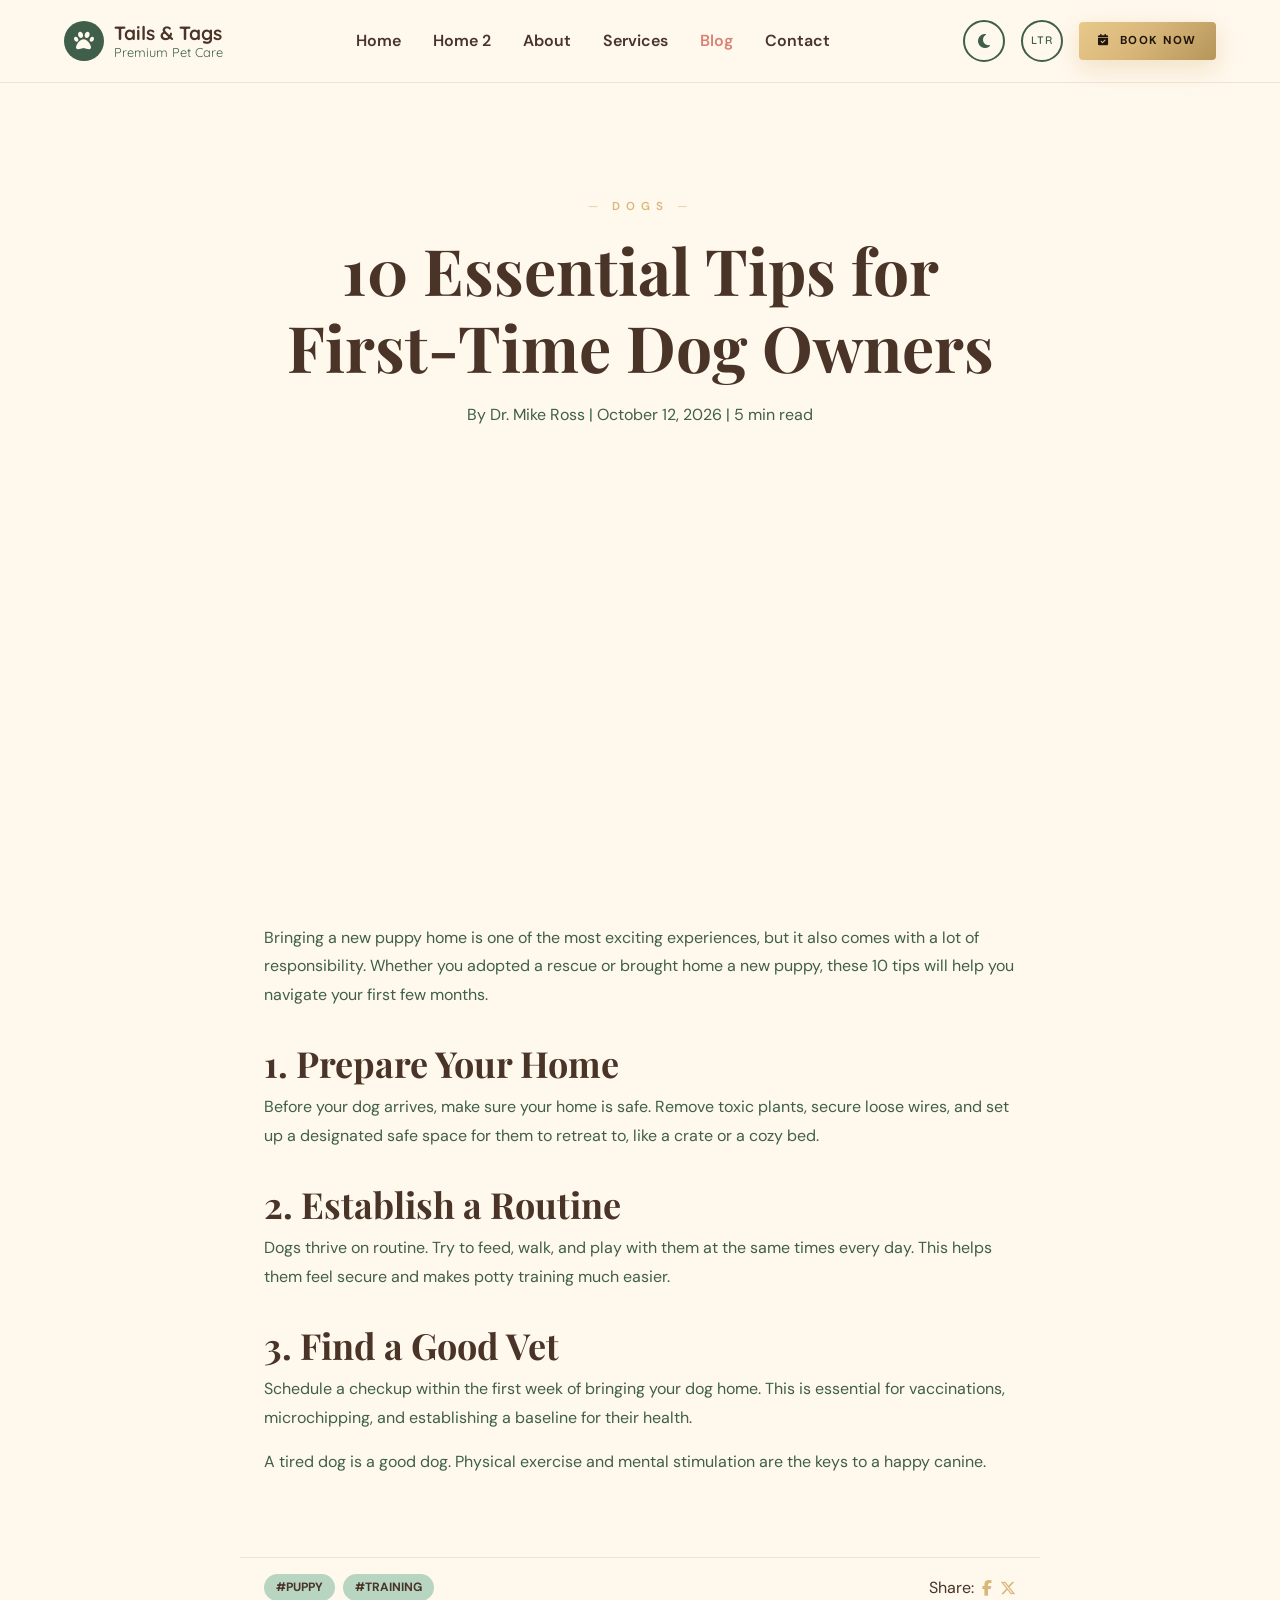
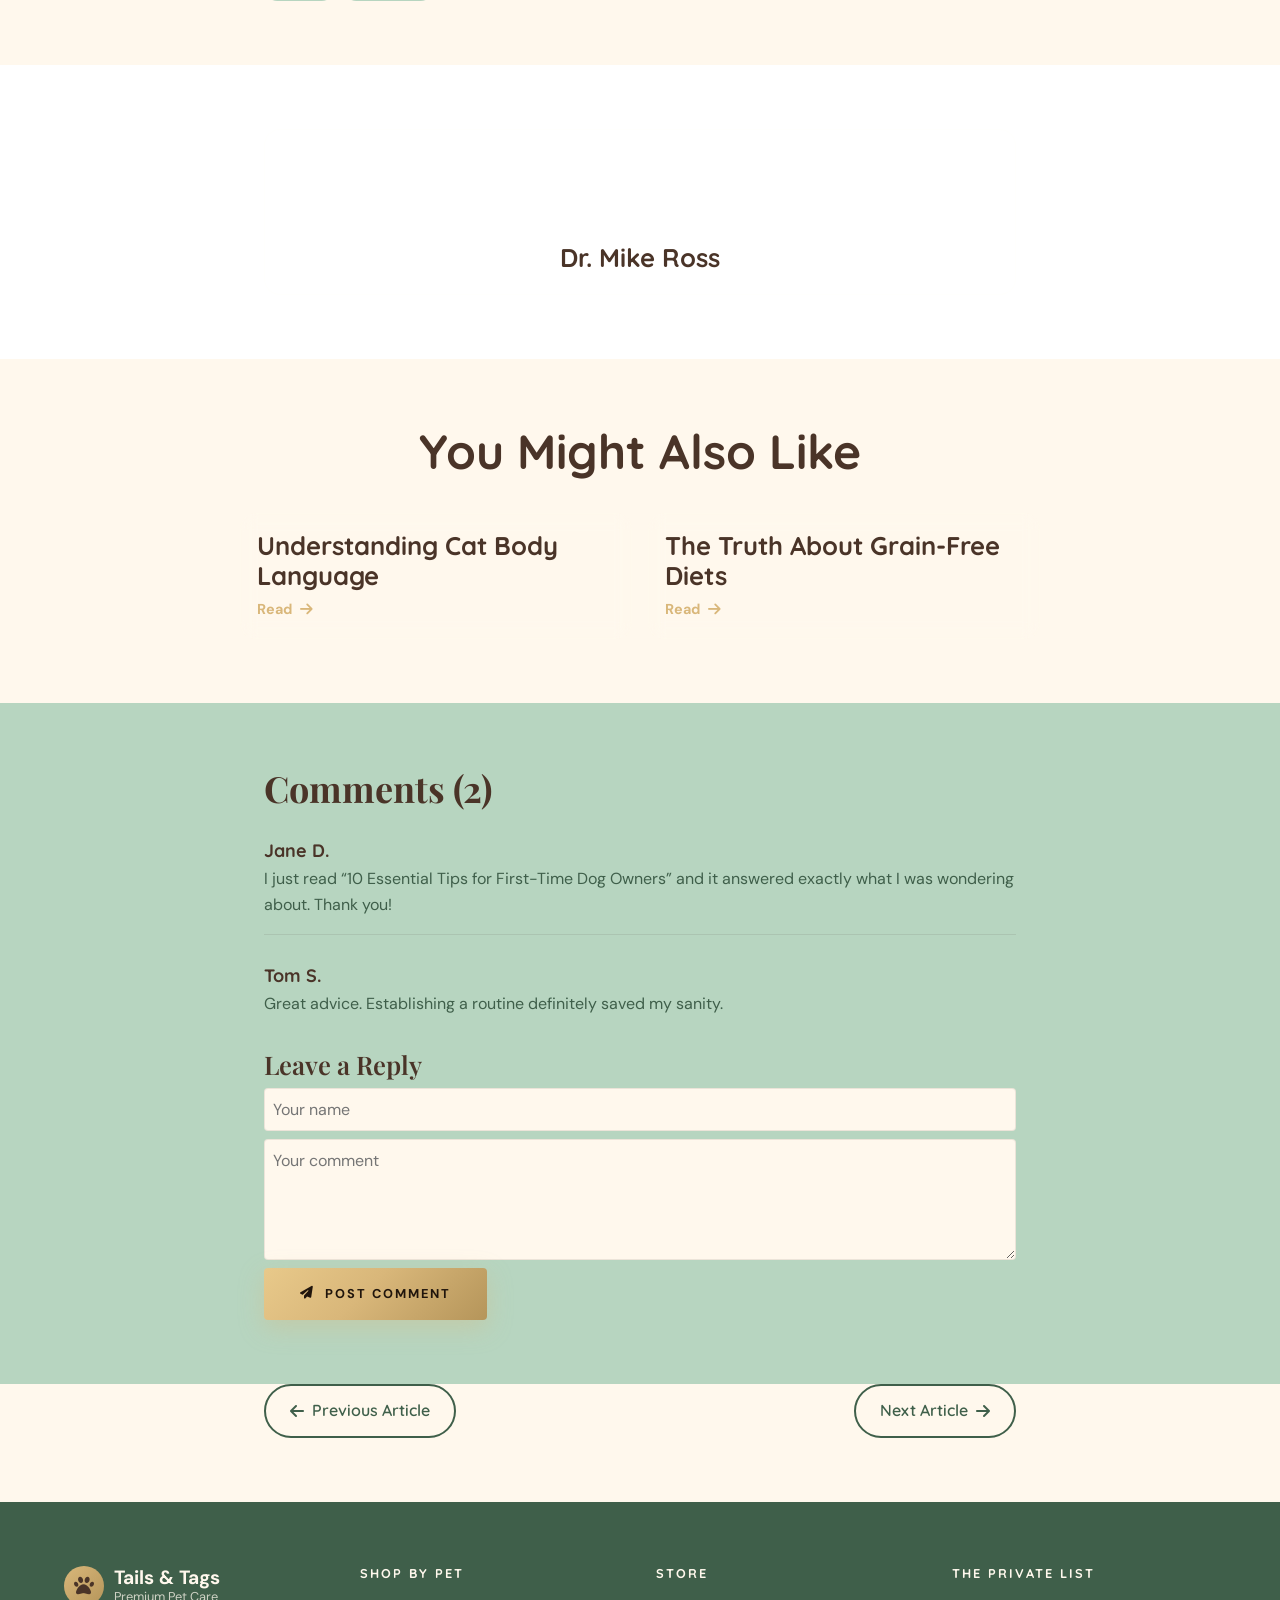
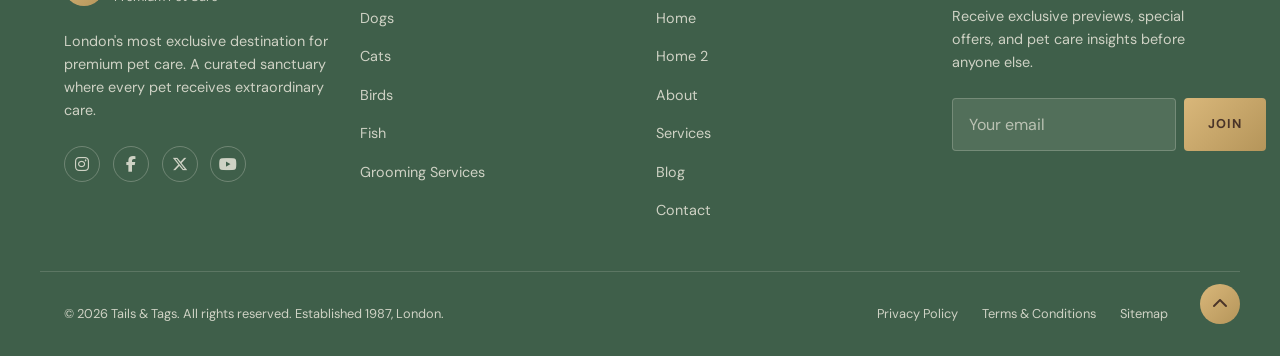
<file: pages/blog-details.html>
﻿<!DOCTYPE html>
<html lang="en" dir="ltr" data-theme="light">
<head>
    <meta charset="UTF-8">
    <meta name="viewport" content="width=device-width, initial-scale=1.0">
    <meta name="description" content="Blog Details. Read our latest pet care article.">
    <title>Blog Details | Tails & Tags</title>
<link rel="stylesheet" href="../assets/css/style.css">
    <link rel="stylesheet" href="../assets/css/premium.css">
    <link rel="stylesheet" href="https://cdnjs.cloudflare.com/ajax/libs/font-awesome/6.4.2/css/all.min.css">
    <link rel="icon" type="image/svg+xml" href="../assets/images/favicon.svg">
<link rel="stylesheet" href="../assets/css/responsive.css">
</head>
<body>
    
    <nav class="navbar">
        <div class="container nav-container">
                        <div class="nav-logo hover-float" style="display: flex; align-items: center;">
                                <a href="../index.html" style="display: flex; align-items: center; gap: 10px; text-decoration: none;">
                    <i class="fa-solid fa-paw" style="font-size: 20px; color: var(--btn-primary-text); background: var(--btn-primary-bg); border-radius: 50%; display: flex; align-items: center; justify-content: center; width: 40px; height: 40px;"></i>
                    <div style="display: flex; flex-direction: column; line-height: 1.2;">
                        <span style="font-weight: 700; color: var(--text-primary); font-size: 1.2rem;">Tails & Tags</span>
                        <span style="font-size: 0.8rem; font-weight: 400; color: var(--text-secondary);">Premium Pet Care</span>
                    </div>
                </a>
            </div>
            <ul class="nav-links">
<li><a href="../index.html" class="nav-link">Home</a></li>
                <li><a href="home-2.html" class="nav-link">Home 2</a></li>
                <li><a href="about.html" class="nav-link">About</a></li>
                <li><a href="services.html" class="nav-link">Services</a></li>
                <li><a href="blog.html" class="nav-link" style="color: var(--clr-coral);">Blog</a></li>
                <li><a href="contact.html" class="nav-link">Contact</a></li>
            </ul>
<div class="nav-actions">
                <button id="theme-toggle" class="btn btn-outline"><i class="fa-solid fa-moon"></i></button>
                <button id="dir-toggle" class="btn btn-outline">LTR</button>
            </div>
        </div>
    </nav>

<main style="padding-top: var(--spacing-xxl);">
        <!-- Section 1: Article Header -->
        <section class="section text-center reveal" style="padding-bottom: 0;">
            <div class="container" style="max-width: 800px;">
                <span class="eyebrow" id="a-badge">Dogs</span>
                <h1 id="a-title" class="serif" style="margin-bottom: var(--spacing-md);">10 Essential Tips for First-Time Dog Owners</h1>
                <p id="a-meta" style="color: var(--text-secondary); margin-bottom: var(--spacing-lg);">By Dr. Mike Ross | October 12, 2026 | 5 min read</p>
                <div id="a-img" style="background: url('https://images.unsplash.com/photo-1583511655857-d19b40a7a54e?auto=format&fit=crop&q=80&w=1200') center/cover; border-radius: var(--radius-lg); height: 400px; width: 100%;"></div>
            </div>
        </section>

        <!-- Section 2: Article Content -->
        <section class="section">
            <div class="container reveal" id="a-body" style="max-width: 800px; line-height: 1.8;">
            </div>
        </section>

        <!-- Tags / Share -->
        <section class="section" style="padding-top: 0;">
            <div class="container flex justify-between items-center" id="a-tags" style="max-width: 800px; padding-top: var(--spacing-md); border-top: 1px solid var(--border-color);">
                <div class="flex gap-sm" id="tag-list"></div>
                <div class="flex gap-sm">
                    <span>Share:</span>
                    <a id="share-fb" href="#" target="_blank" rel="noopener" class="link-gold"><i class="fa-brands fa-facebook-f"></i></a>
                    <a id="share-tw" href="#" target="_blank" rel="noopener" class="link-gold"><i class="fa-brands fa-x-twitter"></i></a>
                </div>
            </div>
        </section>

        <!-- Section 3: Author Bio -->
        <section class="section" style="background-color: var(--bg-secondary);">
            <div class="container reveal" style="max-width: 800px;">
                <div class="card-lux flex items-center gap-md" style="padding: var(--spacing-md);">
                    <div id="au-img" style="width: 80px; height: 80px; border-radius: 50%; background: url('https://images.unsplash.com/photo-1438761681033-6461ffad8d80?auto=format&fit=crop&q=80&w=160') center/cover;"></div>
                    <div>
                        <h4 id="au-name" style="margin: 0;">Dr. Mike Ross</h4>
                        <p id="au-bio" style="margin: 5px 0 0 0; font-size: 0.9rem;">Lead Veterinarian at Tails & Tags with over 15 years of experience in animal care and nutrition.</p>
                    </div>
                </div>
            </div>
        </section>

        <!-- Section 4: Related Posts -->
        <section class="section">
            <div class="container reveal-left">
                <div class="section-header">
                    <h2>You Might Also Like</h2>
                </div>
                <div class="grid grid-cols-2 gap-md" style="max-width: 800px; margin: 0 auto;">
                    <div class="card-lux flex items-center" style="padding: 0; overflow: hidden;">
                        <div id="rel1-img" style="width: 120px; height: 100%; background: url('https://images.unsplash.com/photo-1514888286974-6c03e2ca1dba?auto=format&fit=crop&q=80&w=240') center/cover;"></div>
                        <div style="padding: var(--spacing-md);">
                            <h4 id="rel1-title" style="margin-bottom: 5px;">Leash Training Basics</h4>
                            <a id="rel1-link" href="blog-details.html" class="link-gold" style="font-size: 0.9rem;">Read <i class="fa-solid fa-arrow-right"></i></a>
                        </div>
                    </div>
                    <div class="card-lux flex items-center" style="padding: 0; overflow: hidden;">
                        <div id="rel2-img" style="width: 120px; height: 100%; background: url('https://cdn.pixabay.com/photo/2017/02/07/16/47/kingfisher-2046453_1280.jpg') center/cover;"></div>
                        <div style="padding: var(--spacing-md);">
                            <h4 id="rel2-title" style="margin-bottom: 5px;">Best Toys for Chewers</h4>
                            <a id="rel2-link" href="blog-details.html" class="link-gold" style="font-size: 0.9rem;">Read <i class="fa-solid fa-arrow-right"></i></a>
                        </div>
                    </div>
                </div>
            </div>
        </section>
        
        <!-- Section 5: Comments Section -->
        <section class="section" style="background-color: var(--bg-tertiary);">
            <div class="container reveal" style="max-width: 800px;">
                <h3 id="comment-count" class="serif" style="margin-bottom: var(--spacing-md);">Comments (2)</h3>
                
                <div id="comment-list">
                    <div style="margin-bottom: var(--spacing-md); padding-bottom: var(--spacing-md); border-bottom: 1px solid var(--border-color);">
                        <h5 style="margin-bottom: 5px;">Jane D.</h5>
                        <p id="comment-1" style="margin: 0;">This was so helpful! I just adopted a golden retriever and am feeling much more confident now.</p>
                    </div>
                    
                    <div style="margin-bottom: var(--spacing-lg);">
                        <h5 style="margin-bottom: 5px;">Tom S.</h5>
                        <p style="margin: 0;">Great advice. Establishing a routine definitely saved my sanity.</p>
                    </div>
                </div>

                <h4 class="serif" style="font-weight: 600;">Leave a Reply</h4>
                <form id="comment-form" style="display: flex; flex-direction: column; gap: var(--spacing-sm); margin-top: var(--spacing-sm);">
                    <input id="comment-name" type="text" placeholder="Your name" style="padding: 0.5rem; border: 1px solid var(--border-color); border-radius: var(--radius-sm); background: var(--bg-primary); color: var(--text-primary);">
                    <textarea id="comment-text" rows="4" placeholder="Your comment" style="padding: 0.5rem; border: 1px solid var(--border-color); border-radius: var(--radius-sm); background: var(--bg-primary); color: var(--text-primary);"></textarea>
                    <button type="submit" class="btn-gold" style="align-self: flex-start;"><i class="fa-solid fa-paper-plane"></i> Post Comment</button>
                </form>
            </div>
        </section>

        <!-- Section 6: Next/Prev Navigation -->
        <section class="section text-center" style="padding-top: 0;">
            <div class="container flex justify-between" style="max-width: 800px;">
                <a id="prev-link" href="blog-details.html" class="btn btn-outline"><i class="fa-solid fa-arrow-left"></i> Previous Article</a>
                <a id="next-link" href="blog-details.html" class="btn btn-outline">Next Article <i class="fa-solid fa-arrow-right"></i></a>
            </div>
        </section>

        <script>
            var AUTHORS = {
                'Dr. Mike Ross': { img: 'https://images.unsplash.com/photo-1556157382-97eda2d62296?auto=format&fit=crop&q=80&w=160', bio: 'Lead Veterinarian at Tails & Tags with over 15 years of experience in animal care and nutrition.' },
                'Sarah Jenkins': { img: 'https://images.unsplash.com/photo-1438761681033-6461ffad8d80?auto=format&fit=crop&q=80&w=160', bio: 'Head Groomer with 12 years of experience, and the proud human of two very spoiled cockapoos.' },
                'Emma Stone': { img: 'https://images.unsplash.com/photo-1573496359142-b8d87734a5a2?auto=format&fit=crop&q=80&w=160', bio: 'Certified nutrition specialist who believes every great day starts with a great bowl.' },
                'David Kim': { img: 'https://images.unsplash.com/photo-1472099645785-5658abf4ff4e?auto=format&fit=crop&q=80&w=160', bio: 'Store manager and lifelong animal lover, from budgies to bettas.' }
            };

            var ARTICLES = [
                {
                    id: 1, cat: 'Dogs', title: '10 Essential Tips for First-Time Dog Owners',
                    author: 'Dr. Mike Ross', date: 'October 12, 2026',
                    img: 'https://images.unsplash.com/photo-1583511655857-d19b40a7a54e?auto=format&fit=crop&q=80&w=1200',
                    tags: ['#Puppy', '#Training'],
                    intro: 'Bringing a new puppy home is one of the most exciting experiences, but it also comes with a lot of responsibility. Whether you adopted a rescue or brought home a new puppy, these 10 tips will help you navigate your first few months.',
                    body: ['## 1. Prepare Your Home', 'Before your dog arrives, make sure your home is safe. Remove toxic plants, secure loose wires, and set up a designated safe space for them to retreat to, like a crate or a cozy bed.', '## 2. Establish a Routine', 'Dogs thrive on routine. Try to feed, walk, and play with them at the same times every day. This helps them feel secure and makes potty training much easier.', '## 3. Find a Good Vet', 'Schedule a checkup within the first week of bringing your dog home. This is essential for vaccinations, microchipping, and establishing a baseline for their health.', 'A tired dog is a good dog. Physical exercise and mental stimulation are the keys to a happy canine.']
                },
                {
                    id: 2, cat: 'Cats', title: 'Understanding Cat Body Language',
                    author: 'Emma Stone', date: 'November 3, 2026',
                    img: 'https://images.unsplash.com/photo-1514888286974-6c03e2ca1dba?auto=format&fit=crop&q=80&w=1200',
                    tags: ['#Cats', '#Behaviour'],
                    intro: 'Cats are masters of subtle communication. A flick of the tail or a slow blink can tell you more than a meow ever will.',
                    body: ['## The Tail Tells', 'A tail held high with a slight curve at the tip signals confidence and friendliness. A thrashing tail means agitation &mdash; give your cat space. A puffed-up tail is pure fear.', '## Slow Blinks', 'When your cat looks at you and slowly closes their eyes, they are giving you a cat kiss. Returning the slow blink is the best way to say it back.', '## Ears and Whiskers', 'Forward ears mean curiosity, flattened ears mean annoyance, and relaxed whiskers mean all is well. Learn these cues and you will never be surprised by a swat again.']
                },
                {
                    id: 3, cat: 'Nutrition', title: 'The Truth About Grain-Free Diets',
                    author: 'Emma Stone', date: 'October 28, 2026',
                    img: 'https://upload.wikimedia.org/wikipedia/commons/thumb/f/f7/Pile_of_Kibble_Dog_Food_%2851049786351%29.jpg/960px-Pile_of_Kibble_Dog_Food_%2851049786351%29.jpg',
                    tags: ['#Nutrition', '#Food'],
                    intro: 'Grain-free pet food exploded in popularity, but is it actually better for your pet? The answer is more nuanced than the marketing suggests.',
                    body: ['## Why Grains Got a Bad Name', 'A handful of grain recalls and a wave of influencer marketing convinced many owners that grains are fillers. In reality, most pets digest cooked grains without any trouble.', '## The Real Risks', 'Veterinary researchers have linked grain-free diets heavy in legumes to a heart condition called DCM in some dogs. For most pets, grains are safe &mdash; and often beneficial.', '## What to Choose Instead', 'Look for named protein sources as the first ingredient and a complete AAFCO statement. Choose a diet based on your vet\u2019s advice, not the latest trend.']
                },
                {
                    id: 4, cat: 'Training', title: 'Crate Training Made Easy',
                    author: 'Dr. Mike Ross', date: 'October 15, 2026',
                    img: 'https://images.unsplash.com/photo-1524704654690-b56c05c78a00?auto=format&fit=crop&q=80&w=1200',
                    tags: ['#Training', '#Puppy'],
                    intro: 'A crate is not a cage &mdash; it is a den. Done right, crate training gives your dog a safe retreat and makes housebreaking dramatically easier.',
                    body: ['## Make It Inviting', 'Start with a properly sized crate, a soft bed, and treats tossed inside. Leave the door open and let your dog explore on their own terms.', '## Meals in the Crate', 'Feed every meal inside the crate with the door open. Your dog will begin to associate the space with good things.', '## Close the Door Slowly', 'Once your dog is relaxed, close the door for a few minutes while you sit nearby. Gradually extend the time. Never use the crate as punishment.']
                },
                {
                    id: 5, cat: 'Dogs', title: 'Top 10 Apartment-Friendly Dog Breeds',
                    author: 'David Kim', date: 'November 8, 2026',
                    img: 'https://images.unsplash.com/photo-1552053831-71594a27632d?auto=format&fit=crop&q=80&w=1200',
                    tags: ['#Dogs', '#Breeds'],
                    intro: 'Living in an apartment does not mean living without a dog. These breeds adapt beautifully to smaller spaces when their exercise needs are met.',
                    body: ['## Small but Mighty', 'French Bulldogs, Cavaliers, and Shih Tzus are compact companions with modest exercise needs that match apartment life well.', '## Quiet and Calm', 'Greyhounds are famously lazy indoors and nearly silent &mdash; a surprising choice for apartments, but an excellent one.', '## The Golden Rule', 'Breed matters, but routine matters more. A daily walk, mental games, and a consistent schedule keep any apartment dog content.']
                },
                {
                    id: 6, cat: 'Health', title: '5 Signs Your Pet Needs a Vet',
                    author: 'Dr. Mike Ross', date: 'September 30, 2026',
                    img: 'https://images.unsplash.com/photo-1561037404-61cd46aa615b?auto=format&fit=crop&q=80&w=1200',
                    tags: ['#Health', '#Care'],
                    intro: 'Pets hide pain instinctively. Spotting trouble early is the single best thing you can do for their long-term health.',
                    body: ['## 1. A Sudden Change in Appetite', 'Eating noticeably more or less than usual, especially for more than a day, warrants a call to your vet.', '## 2. Unusual Thirst', 'Excessive drinking can signal diabetes, kidney disease, or infections. Do not wait it out.', '## 3. Lethargy', 'If your energetic pet suddenly sleeps all day and ignores favorite toys, something is off.', '## 4. Vomiting or Diarrhea', 'An occasional upset stomach is normal; repeated episodes within 24 hours are not.', '## 5. Limping or Stiffness', 'Limping that does not resolve in a day, or stiffness after waking, deserves professional attention.']
                },
                {
                    id: 7, cat: 'Grooming', title: 'How Often Should You Groom Your Dog?',
                    author: 'Sarah Jenkins', date: 'October 20, 2026',
                    img: 'https://images.unsplash.com/photo-1534361960057-19889db9621e?auto=format&fit=crop&q=80&w=1200',
                    tags: ['#Grooming', '#Care'],
                    intro: 'There is no one-size-fits-all grooming schedule. Coat type, lifestyle, and season all play a role.',
                    body: ['## Short-Haired Breeds', 'A weekly brush and a bath every four to six weeks keeps short coats glossy and shedding under control.', '## Double-Coated Breeds', 'Huskies and Golden Retrievers benefit from brushing two to three times a week, especially during shedding season.', '## Curly and Long Coats', 'Poodles, Bichons, and Shih Tzus need brushing nearly every day and professional grooming every four to six weeks to prevent matting.']
                },
                {
                    id: 8, cat: 'Cats', title: 'Why Does My Cat Knead?',
                    author: 'Emma Stone', date: 'November 12, 2026',
                    img: 'https://images.unsplash.com/photo-1529778873920-4da4926a72c2?auto=format&fit=crop&q=80&w=1200',
                    tags: ['#Cats', '#Behaviour'],
                    intro: 'That rhythmic paw-pushing on your lap is one of the most endearing cat behaviours &mdash; and it has fascinating roots.',
                    body: ['## Kitten Instincts', 'Kittens knead their mother\u2019s belly to stimulate milk flow. The behaviour persists into adulthood as a comfort reflex.', '## Marking Territory', 'Cats have scent glands in their paws. Kneading leaves their personal signature &mdash; and your blanket now smells like them.', '## What It Means', 'When your cat kneads you, they are telling you that they feel safe, content, and loved. Enjoy the moment.']
                },
                {
                    id: 9, cat: 'Nutrition', title: 'Wet vs Dry Food: Which Is Better?',
                    author: 'Emma Stone', date: 'October 5, 2026',
                    img: 'https://upload.wikimedia.org/wikipedia/commons/2/21/Dog_Food_2_%286409002109%29.jpg',
                    tags: ['#Nutrition', '#Food'],
                    intro: 'The wet versus dry debate has raged for decades. The honest answer: both have strengths, and a mix is often ideal.',
                    body: ['## The Case for Wet Food', 'Wet food provides moisture, which is especially valuable for cats and for dogs who do not drink enough. It is also highly palatable for picky eaters.', '## The Case for Kibble', 'Dry food is convenient, shelf-stable, and better for dental health through mechanical chewing.', '## A Balanced Approach', 'Many vets recommend a combination &mdash; kibble for routine and dental benefit, wet food for hydration and variety. Transition gradually to avoid stomach upset.']
                },
                {
                    id: 10, cat: 'Training', title: 'How to Stop Excessive Barking',
                    author: 'Dr. Mike Ross', date: 'November 18, 2026',
                    img: 'https://upload.wikimedia.org/wikipedia/commons/thumb/6/66/Weimaraner_barking.jpg/960px-Weimaraner_barking.jpg',
                    tags: ['#Training', '#Behaviour'],
                    intro: 'Barking is communication, not misbehaviour. The fix is not to silence your dog but to understand what they are saying.',
                    body: ['## Identify the Trigger', 'Is it the doorbell, other dogs, or boredom? Keep a log for a few days to find the pattern behind the barking.', '## Teach a Quiet Cue', 'When your dog barks, calmly say quiet and reward the first moment of silence. Repeat until the word alone earns a treat.', '## Burn the Energy', 'A tired dog barks less. Long walks, puzzle feeders, and training sessions reduce the boredom that fuels excessive barking.']
                },
                {
                    id: 11, cat: 'Dogs', title: 'How to Socialize a Shy Puppy',
                    author: 'Dr. Mike Ross', date: 'September 22, 2026',
                    img: 'https://images.unsplash.com/photo-1537151625747-768eb6cf92b2?auto=format&fit=crop&q=80&w=1200',
                    tags: ['#Puppy', '#Training'],
                    intro: 'A shy puppy is not a broken puppy. With patience and the right experiences, most reserved pups blossom into confident adults.',
                    body: ['## Go at Their Pace', 'Never force interactions. Let your puppy approach new people and dogs when they are ready, and reward every brave step.', '## Short, Positive Sessions', 'Five minutes of exposure to a new situation is better than an hour of stress. End every session on a high note.', '## Enlist Calm Friends', 'Ask calm, dog-savvy friends to visit and sit quietly while your puppy investigates on their own terms. Small victories compound fast.']
                },
                {
                    id: 12, cat: 'Health', title: 'Dental Care: Beyond the Stinky Breath',
                    author: 'Dr. Mike Ross', date: 'October 25, 2026',
                    img: 'https://cdn.pixabay.com/photo/2018/01/23/21/23/dog-3102469_1280.jpg',
                    tags: ['#Health', '#Teeth'],
                    intro: 'Bad breath is the least of it. Untreated dental disease can shorten your pet\u2019s life by affecting the heart, kidneys, and joints.',
                    body: ['## Why It Matters', 'Bacteria from plaque enter the bloodstream and tax major organs. Dental disease is one of the most common conditions vets treat.', '## Brush, Don\u2019t Guess', 'A daily brush with pet-safe toothpaste is the gold standard. Start slowly, reward heavily, and build up to full-mouth brushing.', '## Professional Cleanings', 'Annual cleanings under anaesthesia remove tartar you cannot reach. Your vet will recommend the right interval for your pet.']
                },
                {
                    id: 13, cat: 'Cats', title: 'Building a Cat-Proof Home',
                    author: 'Emma Stone', date: 'November 6, 2026',
                    img: 'https://images.unsplash.com/photo-1518791841217-8f162f1e1131?auto=format&fit=crop&q=80&w=1200',
                    tags: ['#Cats', '#Safety'],
                    intro: 'Curiosity may be a cat\u2019s greatest charm, but it is also how they find trouble. A quick safety sweep can prevent most emergencies.',
                    body: ['## Plants to Remove', 'Lilies are deadly to cats &mdash; even pollen is toxic. Also keep poinsettias, sago palms, and philodendrons out of reach.', '## Cords and Windows', 'Bundle dangling cords, secure screens, and close windows that open more than a few inches. Cats are acrobats with poor judgment.', '## Tiny Object Patrol', 'Hair ties, rubber bands, and small toys are common emergency-surgery finds. Store them away from curious paws.']
                },
                {
                    id: 14, cat: 'Nutrition', title: 'Reading Pet Food Labels Like a Pro',
                    author: 'Emma Stone', date: 'October 8, 2026',
                    img: 'https://upload.wikimedia.org/wikipedia/commons/thumb/7/71/Dog_food_in_a_bowl.jpg/960px-Dog_food_in_a_bowl.jpg',
                    tags: ['#Nutrition', '#Food'],
                    intro: 'Pet food labels are designed to sell, not to educate. Here is how to read past the marketing and find what is actually in the bag.',
                    body: ['## Ingredients in Order', 'Ingredients are listed by weight. The first one matters most &mdash; a named protein source is the gold standard.', '## Beware Split Ingredients', 'Manufacturers split grains into multiple components so they rank lower on the list. Look at the whole picture, not just position.', '## The Guaranteed Analysis', 'Check protein and fat percentages against AAFCO minimums for your pet\u2019s life stage. And always check the calorie count.']
                },
                {
                    id: 15, cat: 'Birds', title: 'Choosing the Perfect Parrot',
                    author: 'David Kim', date: 'November 15, 2026',
                    img: 'https://upload.wikimedia.org/wikipedia/commons/8/8b/Male_budgerigar_in_flight.jpg',
                    tags: ['#Birds', '#Pets'],
                    intro: 'Parrots are incredible companions and a decades-long commitment. Choosing the right species is the difference between joy and heartbreak.',
                    body: ['## Start with Cockatiels and Budgies', 'For most first-time bird owners, these smaller parrots offer personality with manageable noise and space needs.', '## Know the Big Commitments', 'African Greys and Macaws can live 40+ years, need hours of daily interaction, and are not for the faint of heart.', '## Adopt, Don\u2019t Shop', 'Countless parrots need rehoming. Check rescue organizations first &mdash; you might find the perfect match already waiting.']
                },
                {
                    id: 16, cat: 'Training', title: 'Clicker Training 101',
                    author: 'Dr. Mike Ross', date: 'September 28, 2026',
                    img: 'https://images.unsplash.com/photo-1547407139-3c921a66005c?auto=format&fit=crop&q=80&w=1200',
                    tags: ['#Training', '#Tricks'],
                    intro: 'The clicker is a tiny device with a powerful effect: it marks the exact moment your pet does something right.',
                    body: ['## Charge the Clicker', 'Click, treat, repeat twenty times. Your pet learns that the click always predicts a reward.', '## Mark, Then Treat', 'Click at the exact moment of the behaviour, then deliver the treat. Timing is everything.', '## Shape New Behaviours', 'Reward small steps toward the goal behaviour. Before long, your pet will offer the trick unprompted.']
                },
                {
                    id: 17, cat: 'Grooming', title: 'Bathing Your Cat Without the Drama',
                    author: 'Sarah Jenkins', date: 'November 10, 2026',
                    img: 'https://upload.wikimedia.org/wikipedia/commons/0/05/Two_Sphynx_cats_in_bath.jpg',
                    tags: ['#Grooming', '#Cats'],
                    intro: 'Most cats never need a full bath &mdash; they are excellent self-groomers. But when they do, these steps keep everyone calm.',
                    body: ['## Prep Everything First', 'Fill the tub, warm the water, and have towels ready before your cat even enters the room. There is no pausing mid-bath.', '## Use a Calm Grip', 'Support your cat gently at the shoulders and hindquarters. Talk softly and keep the water low and shallow.', '## Dry in a Warm Room', 'Towel-dry thoroughly in a warm, draft-free room. Skip the hairdryer unless your cat is famously chill about noise.']
                },
                {
                    id: 18, cat: 'Health', title: 'Fleas &amp; Ticks: The Hidden Enemy',
                    author: 'Dr. Mike Ross', date: 'September 18, 2026',
                    img: 'https://images.unsplash.com/photo-1583337130417-3346a1be7dee?auto=format&fit=crop&q=80&w=1200',
                    tags: ['#Health', '#Parasites'],
                    intro: 'Fleas and ticks are not just an itchy nuisance &mdash; they transmit diseases that can be serious for pets and people.',
                    body: ['## Year-Round Protection', 'Parasites do not take winters off. A vet-recommended preventive, every month, every season, is the baseline.', '## Check After Walks', 'Run your fingers through your dog\u2019s coat after hikes, checking ears, armpits, and between toes for ticks.', '## Treat the House Too', 'Fleas lay hundreds of eggs in carpets and bedding. Vacuum daily and wash pet bedding weekly during an infestation.']
                },
                {
                    id: 19, cat: 'Dogs', title: 'Senior Dogs: Care for the Golden Years',
                    author: 'Dr. Mike Ross', date: 'November 1, 2026',
                    img: 'https://upload.wikimedia.org/wikipedia/commons/thumb/5/50/Very_old_Beagle_dog_03.jpg/960px-Very_old_Beagle_dog_03.jpg',
                    tags: ['#Dogs', '#SeniorCare'],
                    intro: 'A grey muzzle is a badge of a life well loved. Senior dogs need adjusted care &mdash; and they will repay you with unmatched devotion.',
                    body: ['## Adjust the Diet', 'Senior formulas offer joint support, fewer calories, and easier-to-digest protein. Talk to your vet about switching.', '## Rethink Exercise', 'Shorter, more frequent walks beat one long hike. Add ramps to help your dog reach the sofa and car safely.', '## Watch the Signs', 'Stiffness, confusion, and increased thirst are not normal aging &mdash; they are treatable conditions. A twice-yearly checkup is a gift.']
                },
                {
                    id: 20, cat: 'Cats', title: 'The Secret Life of Indoor Cats',
                    author: 'Emma Stone', date: 'November 20, 2026',
                    img: 'https://images.unsplash.com/photo-1573865526739-10659fec78a5?auto=format&fit=crop&q=80&w=1200',
                    tags: ['#Cats', '#Behaviour'],
                    intro: 'Indoor cats live longer, safer lives &mdash; but they need us to make the indoors feel like a world worth exploring.',
                    body: ['## Windows Are Their TV', 'A perch by a window provides hours of mental stimulation. Add a bird feeder outside for premium programming.', '## Schedules and Rituals', 'Cats love predictable rituals. A set feeding time and a daily play session keep them calm and confident.', '## Vertical Space', 'Cat trees, shelves, and high perches give indoor cats territory to claim &mdash; and confidence to thrive.']
                },
                {
                    id: 21, cat: 'Nutrition', title: 'Homemade Treats Your Pet Will Love',
                    author: 'Emma Stone', date: 'October 18, 2026',
                    img: 'https://upload.wikimedia.org/wikipedia/commons/thumb/2/20/Shih_Tzu_puppy_wonton_chewing_a_%28fake%29_bone.jpg/960px-Shih_Tzu_puppy_wonton_chewing_a_%28fake%29_bone.jpg',
                    tags: ['#Nutrition', '#Recipes'],
                    intro: 'Homemade treats let you control every ingredient. These two recipes are vet-approved, simple, and wildly popular with the taste-testers.',
                    body: ['## Pumpkin &amp; Peanut Butter Biscuits', 'Mix 1 cup pure pumpkin, 2 eggs, and 3 cups oat flour. Roll, cut, and bake at 350&deg;F for 25 minutes. Store in the fridge.', '## Frozen Yoghurt Drops', 'Blend plain yoghurt with mashed banana, spoon onto a tray, and freeze. A perfect summer refresher.', '## A Word of Caution', 'Treats should be no more than 10 percent of daily calories. Avoid grapes, chocolate, onions, and xylitol &mdash; all toxic.']
                },
                {
                    id: 22, cat: 'Dogs', title: 'Leash Etiquette for City Walks',
                    author: 'David Kim', date: 'November 22, 2026',
                    img: 'https://upload.wikimedia.org/wikipedia/commons/4/41/Passerby_walking_dog_near_Soho_Pizza_in_Albany,_New_York.jpg',
                    tags: ['#Dogs', '#Walking'],
                    intro: 'A polished city walk is a skill. Loose-leash walking makes every trip &mdash; and every passerby &mdash; happier.',
                    body: ['## The Loose Leash Rule', 'The leash should hang like a smile. Stop when it tightens, reward when it slackens. Your dog learns slack equals forward motion.', '## The Sidewalk Dance', 'Keep your dog on the outside, away from the road, and step aside politely when others pass. A calm dog is a safe dog.', '## Lifts and Doorways', 'Enter and exit lifts calmly with your dog seated, and keep the lead short in doorways so tails and paws stay safe.']
                },
                {
                    id: 23, cat: 'Health', title: 'When Your Pet\u2019s Weight Is a Warning',
                    author: 'Dr. Mike Ross', date: 'September 15, 2026',
                    img: 'https://upload.wikimedia.org/wikipedia/commons/d/de/Fat_Beagle.jpg',
                    tags: ['#Health', '#Weight'],
                    intro: 'Extra weight is the most common health problem in pets &mdash; and the most fixable one. Here is how to know if your pet is overweight.',
                    body: ['## The Rib Test', 'You should feel your pet\u2019s ribs easily beneath a thin fat layer, like the back of your hand. If you cannot feel them, it is time to act.', '## The Waist Check', 'Viewed from above, a healthy pet shows a visible waistline between ribs and hips. A rectangular silhouette signals weight gain.', '## The Weight-Loss Plan', 'Cut treats, measure every meal, and swap one walk for a slightly longer one. Even five percent weight loss improves joint and heart health.']
                },
                {
                    id: 24, cat: 'Birds', title: 'Molting Season: Feather Care 101',
                    author: 'David Kim', date: 'October 22, 2026',
                    img: 'https://images.unsplash.com/photo-1452570053594-1b985d6ea890?auto=format&fit=crop&q=80&w=1200',
                    tags: ['#Birds', '#Feathers'],
                    intro: 'Molting is a bird\u2019s natural wardrobe change, and it can be an itchy, tiring time. A little extra care goes a long way.',
                    body: ['## What to Expect', 'Over several weeks, old feathers fall and new pin feathers emerge. Expect more dust, more preening, and a quieter bird.', '## Support the Process', 'Increase protein slightly and offer regular baths or misting &mdash; moisture helps pin feathers break open cleanly.', '## Handle With Care', 'New feathers are sensitive. Avoid heavy petting during molt and let your bird set the pace for interaction.']
                },
                {
                    id: 25, cat: 'Fish', title: 'Setting Up Your First Aquarium',
                    author: 'David Kim', date: 'November 5, 2026',
                    img: 'https://images.unsplash.com/photo-1520366498724-709889c0c685?auto=format&fit=crop&q=80&w=1200',
                    tags: ['#Fish', '#Aquarium'],
                    intro: 'A thriving aquarium starts long before the first fish. The most common beginner mistake is rushing the water.',
                    body: ['## Bigger Is Easier', 'A 20-gallon tank is actually easier to maintain than a 5-gallon one. Larger water volumes resist temperature and chemistry swings.', '## Cycle the Tank', 'Run the filter with an ammonia source for four to six weeks before adding fish. Test the water until nitrites read zero.', '## Add Fish Slowly', 'Introduce a few hardy fish first, then add more over weeks. A slow start prevents the deadly new-tank syndrome.']
                },
                {
                    id: 26, cat: 'Dogs', title: 'Puppy-Proofing Your Home',
                    author: 'Sarah Jenkins', date: 'October 30, 2026',
                    img: 'https://images.unsplash.com/photo-1583511655857-d19b40a7a54e?auto=format&fit=crop&q=80&w=1200',
                    tags: ['#Puppy', '#Safety'],
                    intro: 'Puppies explore the world with their mouths. Before the new arrival comes home, see your house through puppy eyes.',
                    body: ['## The Floor Level Sweep', 'Get on your hands and knees. Remove shoes, chargers, coins, and anything smaller than your puppy\u2019s head.', '## Kitchen and Laundry', 'Lock away cleaning products, secure trash bins, and close the dryer door &mdash; a warm laundry pile is dangerously inviting.', '## Gates and Zones', 'Gate off stairs and choose one puppy-proofed zone with pads, toys, and water. Boundaries build confidence.']
                },
                {
                    id: 27, cat: 'Cats', title: 'Indoor Enrichment: Beat the Boredom',
                    author: 'Emma Stone', date: 'November 14, 2026',
                    img: 'https://images.unsplash.com/photo-1548767797-d8c844163c4c?auto=format&fit=crop&q=80&w=1200',
                    tags: ['#Cats', '#Enrichment'],
                    intro: 'Bored cats get into trouble. Enrichment is not a luxury &mdash; it is the difference between a destructive cat and a content one.',
                    body: ['## The Hunt, Every Day', 'Use puzzle feeders and hide treats around the house so your cat can exercise their hunting instinct daily.', '## Rotate the Toys', 'Cats ignore what they see constantly. Rotate toys weekly so everything feels new again.', '## Play Before Meals', 'A session of wand play before dinner mimics the hunt-eat-sleep rhythm of the wild &mdash; and leads to calmer nights.']
                },
                {
                    id: 28, cat: 'Training', title: 'Recall: The Command That Saves Lives',
                    author: 'Dr. Mike Ross', date: 'November 25, 2026',
                    img: 'https://images.unsplash.com/photo-1530281700549-e82e7bf110d6?auto=format&fit=crop&q=80&w=1200',
                    tags: ['#Training', '#Safety'],
                    intro: 'A reliable come command is the single most important behaviour your dog will ever learn. It is also the most under-trained.',
                    body: ['## Start Indoors', 'Build the behaviour in boring, safe places first. Call your dog with a happy voice and reward with jackpots.', '## Never Call in Anger', 'Your dog must believe coming to you is always a win. Never follow a recall with scolding or leash time.', '## Proof It Outside', 'Graduate to a long line in parks, then to off-lead areas. Practice daily, with distractions, and reward harder than the world does.']
                }
            ];

            function getParam(name) {
                var m = window.location.search.match(new RegExp('[?&]' + name + '=([^&]*)'));
                return m ? decodeURIComponent(m[1]) : null;
            }

            function render() {
                var id = parseInt(getParam('id'), 10) || 1;
                var a = ARTICLES.filter(function (x) { return x.id === id; })[0] || ARTICLES[0];
                document.title = a.title + ' | Tails & Tags';
                document.getElementById('a-badge').textContent = a.cat;
                document.getElementById('a-title').textContent = a.title;
                document.getElementById('a-meta').textContent = 'By ' + a.author + ' | ' + a.date + ' | 5 min read';
                document.getElementById('a-img').style.backgroundImage = "url('" + a.img + "')";
                var html = '<p>' + a.intro + '</p>';
                a.body.forEach(function (block) {
                    if (block.indexOf('##') === 0) {
                        html += '<h3 class="serif" style="margin-top: var(--spacing-lg);">' + block.replace('## ', '') + '</h3>';
                    } else {
                        html += '<p>' + block + '</p>';
                    }
                });
                document.getElementById('a-body').innerHTML = html;
                document.getElementById('tag-list').innerHTML = a.tags.map(function (t) {
                    return '<span class="badge" style="background: var(--bg-tertiary); color: var(--text-primary);">' + t + '</span>';
                }).join('');
                var au = AUTHORS[a.author];
                document.getElementById('au-img').style.backgroundImage = "url('" + au.img + "')";
                document.getElementById('au-name').textContent = a.author;
                document.getElementById('au-bio').textContent = a.bio;
                var r1 = ARTICLES.filter(function (x) { return x.id === (id % ARTICLES.length) + 1; })[0];
                var r2 = ARTICLES.filter(function (x) { return x.id === (((id % ARTICLES.length) + 1) % ARTICLES.length) + 1; })[0];
                document.getElementById('rel1-title').textContent = r1.title;
                document.getElementById('rel1-img').style.backgroundImage = "url('" + r1.img + "')";
                document.getElementById('rel1-link').href = 'blog-details.html?id=' + r1.id;
                document.getElementById('rel2-title').textContent = r2.title;
                document.getElementById('rel2-img').style.backgroundImage = "url('" + r2.img + "')";
                document.getElementById('rel2-link').href = 'blog-details.html?id=' + r2.id;
                var prevId = id === 1 ? ARTICLES.length : id - 1;
                var nextId = (id % ARTICLES.length) + 1;
                document.getElementById('prev-link').href = 'blog-details.html?id=' + prevId;
                document.getElementById('next-link').href = 'blog-details.html?id=' + nextId;
                document.getElementById('comment-1').textContent = 'I just read \u201c' + a.title + '\u201d and it answered exactly what I was wondering about. Thank you!';
            }

            render();

            var shareUrl = encodeURIComponent(window.location.href);
            var shareTitle = encodeURIComponent(document.title);
            document.getElementById('share-fb').href = 'https://www.facebook.com/sharer/sharer.php?u=' + shareUrl;
            document.getElementById('share-tw').href = 'https://twitter.com/intent/tweet?url=' + shareUrl + '&text=' + shareTitle;
        </script>
    </main>

    <!-- Footer -->
    <footer class="footer-lux">
        <div class="container grid grid-cols-4 gap-lg">
            <!-- Col 1 -->
            <div>
                <a href="../index.html" class="footer-brand">
                    <i class="fa-solid fa-paw footer-logo-ic"></i>
                    <div class="footer-brand-line">
                        <span class="footer-name">Tails & Tags</span>
                        <span class="footer-tag">Premium Pet Care</span>
                    </div>
                </a>
                <p>London's most exclusive destination for premium pet care. A curated sanctuary where every pet receives extraordinary care.</p>
                <div class="footer-social">
                    <a href="https://www.instagram.com/tailsandtags" target="_blank" rel="noopener" aria-label="fa-instagram"><i class="fa-brands fa-instagram"></i></a>
                    <a href="https://www.facebook.com/tailsandtags" target="_blank" rel="noopener" aria-label="fa-facebook-f"><i class="fa-brands fa-facebook-f"></i></a>
                    <a href="https://x.com/tailsandtags" target="_blank" rel="noopener" aria-label="fa-x-twitter"><i class="fa-brands fa-x-twitter"></i></a>
                    <a href="https://www.youtube.com/@tailsandtags" target="_blank" rel="noopener" aria-label="fa-youtube"><i class="fa-brands fa-youtube"></i></a>
                </div>
            </div>
            
            <!-- Col 2 -->
            <div>
                <h4>Shop by Pet</h4>
                <ul>
                    <li><a href="../index.html#shop">Dogs</a></li>
                    <li><a href="../index.html#shop">Cats</a></li>
                    <li><a href="../index.html#shop">Birds</a></li>
                    <li><a href="../index.html#shop">Fish</a></li>
                    <li><a href="services.html">Grooming Services</a></li>
                </ul>
            </div>
            
            <!-- Col 3 -->
            <div>
                <h4>Store</h4>
                <ul>
                    <li><a href="../index.html">Home</a></li>
                    <li><a href="home-2.html">Home 2</a></li>
                    <li><a href="about.html">About</a></li>
                    <li><a href="services.html">Services</a></li>
                    <li><a href="blog.html">Blog</a></li>
                    <li><a href="contact.html">Contact</a></li>
                </ul>
            </div>
            
            <!-- Col 4 -->
            <div>
                <h4>The Private List</h4>
                <p>Receive exclusive previews, special offers, and pet care insights before anyone else.</p>
                <form class="newsletter-form">
                    <input type="email" placeholder="Your email" required>
                    <button type="submit">Join</button>
                </form>
            </div>
        </div>
        
        <div class="container footer-bottom">
            <div class="footer-copy">
                &copy; 2026 Tails & Tags. All rights reserved. Established 1987, London.
            </div>
            <div class="footer-links">
                <a href="privacy-policy.html">Privacy Policy</a>
                <a href="terms.html">Terms & Conditions</a>
                <a href="sitemap.html">Sitemap</a>
            </div>
            
            <a href="#" class="footer-top"><i class="fa-solid fa-chevron-up"></i></a>
        </div>
    </footer>

<script src="../assets/js/theme.js"></script>
    <script src="../assets/js/navigation.js"></script>
    <script src="../assets/js/main.js"></script>
    <script src="../assets/js/forms.js"></script>
</body>
</html>
</file>
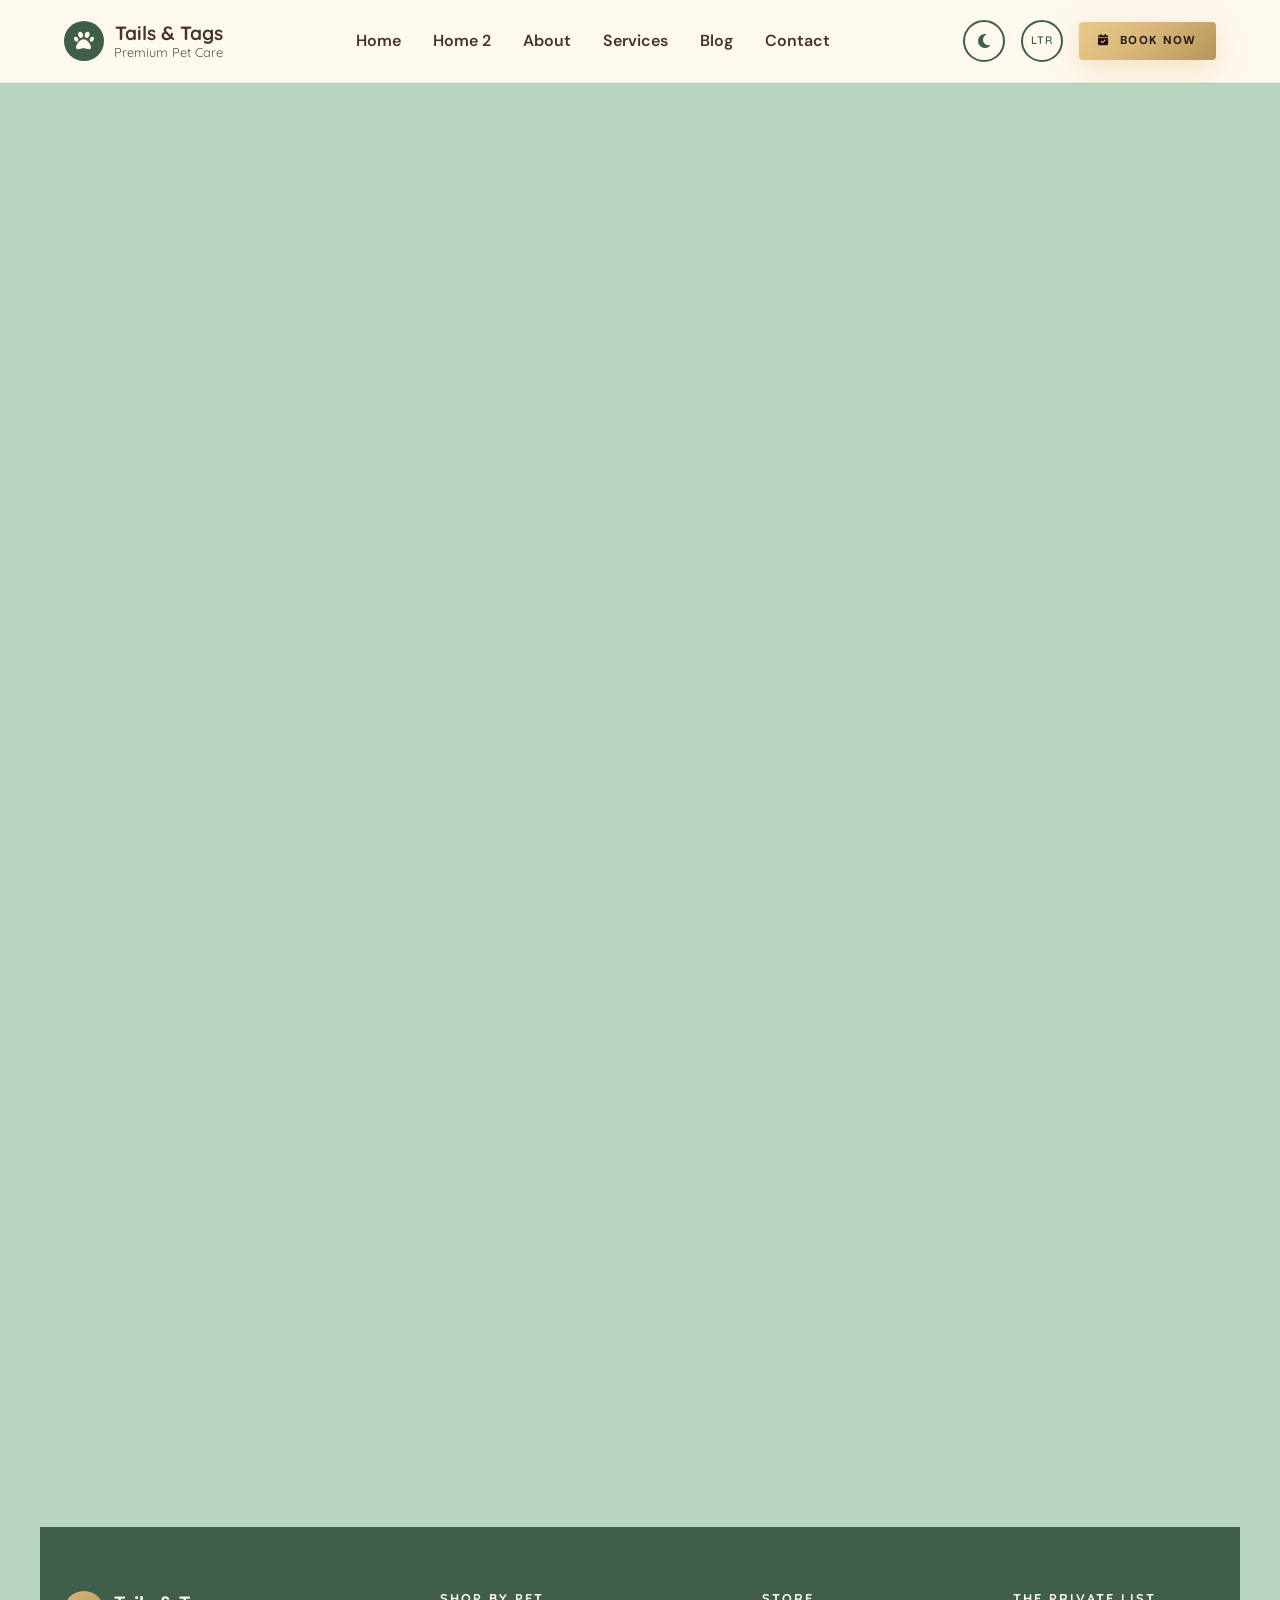
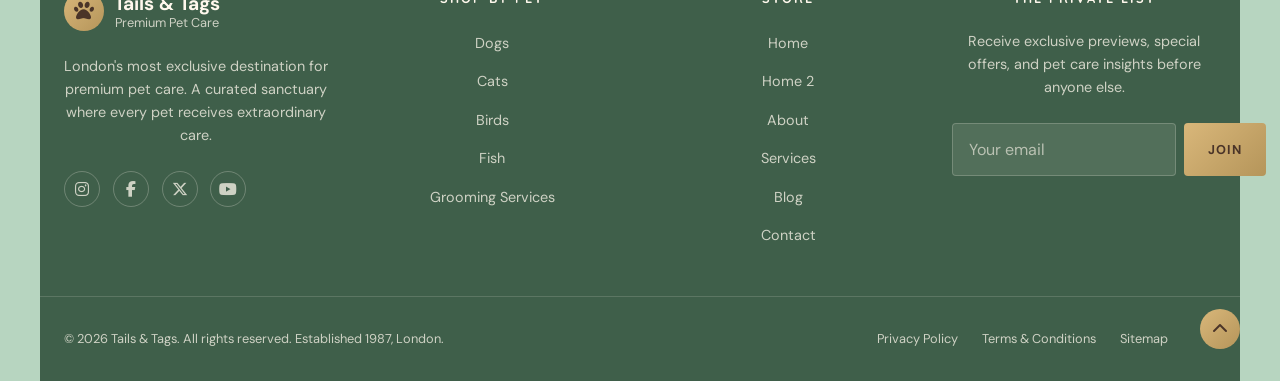
<file: pages/maintenance.html>
﻿<!DOCTYPE html>
<html lang="en" dir="ltr" data-theme="light">
<head>
    <meta charset="UTF-8">
    <meta name="viewport" content="width=device-width, initial-scale=1.0">
    <title>Under Maintenance | Tails & Tags</title>
<link rel="stylesheet" href="../assets/css/style.css">
    <link rel="stylesheet" href="../assets/css/premium.css">
    <style>
        body { display: flex; flex-direction: column; min-height: 100vh; justify-content: center; align-items: center; text-align: center; }
        .maint-container { max-width: 600px; padding: var(--spacing-xl); }
    </style>
    <link rel="stylesheet" href="https://cdnjs.cloudflare.com/ajax/libs/font-awesome/6.4.2/css/all.min.css">
    <link rel="icon" type="image/svg+xml" href="../assets/images/favicon.svg">
<link rel="stylesheet" href="../assets/css/responsive.css">
</head>
<body style="background-color: var(--bg-tertiary);">
    
    <nav class="navbar">
        <div class="container nav-container">
            <div class="nav-logo hover-float" style="display: flex; align-items: center;">
                <a href="../index.html" style="display: flex; align-items: center; gap: 10px; text-decoration: none;">
                    <i class="fa-solid fa-paw" style="font-size: 20px; color: var(--btn-primary-text); background: var(--btn-primary-bg); border-radius: 50%; display: flex; align-items: center; justify-content: center; width: 40px; height: 40px;"></i>
                    <div style="display: flex; flex-direction: column; line-height: 1.2;">
                        <span style="font-weight: 700; color: var(--text-primary); font-size: 1.2rem;">Tails & Tags</span>
                        <span style="font-size: 0.8rem; font-weight: 400; color: var(--text-secondary);">Premium Pet Care</span>
                    </div>
                </a>
            </div>
            <ul class="nav-links">
                <li><a href="../index.html" class="nav-link">Home</a></li>
                <li><a href="home-2.html" class="nav-link">Home 2</a></li>
                <li><a href="about.html" class="nav-link">About</a></li>
                <li><a href="services.html" class="nav-link">Services</a></li>
                <li><a href="blog.html" class="nav-link">Blog</a></li>
                <li><a href="contact.html" class="nav-link">Contact</a></li>
            </ul>
            <div class="nav-actions">
                <button id="theme-toggle" class="btn btn-outline"><i class="fa-solid fa-moon"></i></button>
                <button id="dir-toggle" class="btn btn-outline">LTR</button>
            </div>
        </div>
    </nav>
    
    <!-- Section 1: Logo -->
    <section class="section reveal" style="padding-bottom: 0;">
        <div class="maint-container">
            <div style="font-family: 'Playfair Display', serif; font-size: 2rem; font-weight: 700; color: var(--clr-honey); margin-bottom: var(--spacing-lg);">Tails & Tags</div>
        </div>
    </section>

    <!-- Section 2: Header -->
    <section class="section reveal" style="padding: 0;">
        <div class="maint-container">
            <h1 class="serif gold-shimmer">We'll be back soon!</h1>
        </div>
    </section>

    <!-- Section 3: Message -->
    <section class="section reveal" style="padding: 0;">
        <div class="maint-container">
            <p>Sorry for the inconvenience. We're performing some maintenance at the moment. We'll be back online shortly!</p>
        </div>
    </section>

    <!-- Section 4: ETA -->
    <section class="section reveal" style="padding: 0;">
        <div class="maint-container">
            <div style="background: var(--bg-primary); padding: var(--spacing-md); border-radius: var(--radius-lg); border: 1px solid var(--border-color); display: inline-block; margin: var(--spacing-md) 0;">
                <span style="font-weight: 700; color: var(--clr-coral);">Estimated time: 2 hours</span>
            </div>
        </div>
    </section>

    <!-- Section 5: Emergency Contact -->
    <section class="section reveal" style="padding: 0;">
        <div class="maint-container">
<p>Need to reach us urgently regarding a boarding pet?</p>
            <p style="font-weight: 700;">Call: <a href="tel:18007385683" style="color: inherit; text-decoration: underline; text-underline-offset: 3px;">1-800-PET-EMRG</a></p>
        </div>
    </section>

    <!-- Section 6: Social / Waitlist -->
    <section class="section reveal">
        <div class="maint-container">
            <p>Check our social media for updates:</p>
<div class="flex justify-center gap-md" style="margin-top: var(--spacing-sm); font-size: 1.5rem;">
                <span><i class="fa-solid fa-mobile-screen"></i></span>
                <a href="https://www.instagram.com/tailsandtags" target="_blank" rel="noopener" aria-label="Instagram" style="color: inherit;"><i class="fa-brands fa-instagram"></i></a>
                <a href="https://x.com/tailsandtags" target="_blank" rel="noopener" aria-label="X (Twitter)" style="color: inherit;"><i class="fa-brands fa-x-twitter"></i></a>
            </div>
        </div>
    </section>

<footer class="footer-lux">
        <div class="container grid grid-cols-4 gap-lg">
            <!-- Col 1 -->
            <div>
                <a href="../index.html" class="footer-brand">
                    <i class="fa-solid fa-paw footer-logo-ic"></i>
                    <div class="footer-brand-line">
                        <span class="footer-name">Tails & Tags</span>
                        <span class="footer-tag">Premium Pet Care</span>
                    </div>
                </a>
                <p>London's most exclusive destination for premium pet care. A curated sanctuary where every pet receives extraordinary care.</p>
                <div class="footer-social">
                    <a href="https://www.instagram.com/tailsandtags" target="_blank" rel="noopener" aria-label="fa-instagram"><i class="fa-brands fa-instagram"></i></a>
                    <a href="https://www.facebook.com/tailsandtags" target="_blank" rel="noopener" aria-label="fa-facebook-f"><i class="fa-brands fa-facebook-f"></i></a>
                    <a href="https://x.com/tailsandtags" target="_blank" rel="noopener" aria-label="fa-x-twitter"><i class="fa-brands fa-x-twitter"></i></a>
                    <a href="https://www.youtube.com/@tailsandtags" target="_blank" rel="noopener" aria-label="fa-youtube"><i class="fa-brands fa-youtube"></i></a>
                </div>
            </div>
            <!-- Col 2 -->
            <div>
                <h4>Shop by Pet</h4>
                <ul>
                    <li><a href="../index.html#shop">Dogs</a></li>
                    <li><a href="../index.html#shop">Cats</a></li>
                    <li><a href="../index.html#shop">Birds</a></li>
                    <li><a href="../index.html#shop">Fish</a></li>
                    <li><a href="services.html">Grooming Services</a></li>
                </ul>
            </div>
            <!-- Col 3 -->
            <div>
                <h4>Store</h4>
                <ul>
                    <li><a href="../index.html">Home</a></li>
                    <li><a href="home-2.html">Home 2</a></li>
                    <li><a href="about.html">About</a></li>
                    <li><a href="services.html">Services</a></li>
                    <li><a href="blog.html">Blog</a></li>
                    <li><a href="contact.html">Contact</a></li>
                </ul>
            </div>
            <!-- Col 4 -->
            <div>
                <h4>The Private List</h4>
                <p>Receive exclusive previews, special offers, and pet care insights before anyone else.</p>
                <form class="newsletter-form">
                    <input type="email" placeholder="Your email" required>
                    <button type="submit">Join</button>
                </form>
            </div>
        </div>
        <div class="container footer-bottom">
            <div class="footer-copy">
                &copy; 2026 Tails & Tags. All rights reserved. Established 1987, London.
            </div>
            <div class="footer-links">
                <a href="privacy-policy.html">Privacy Policy</a>
                <a href="terms.html">Terms & Conditions</a>
                <a href="sitemap.html">Sitemap</a>
            </div>
            <a href="#" class="footer-top"><i class="fa-solid fa-chevron-up"></i></a>
        </div>
    </footer>

    <script src="../assets/js/theme.js"></script>
    <script src="../assets/js/navigation.js"></script>
    <script src="../assets/js/forms.js"></script>
</body>
</html>
</file>
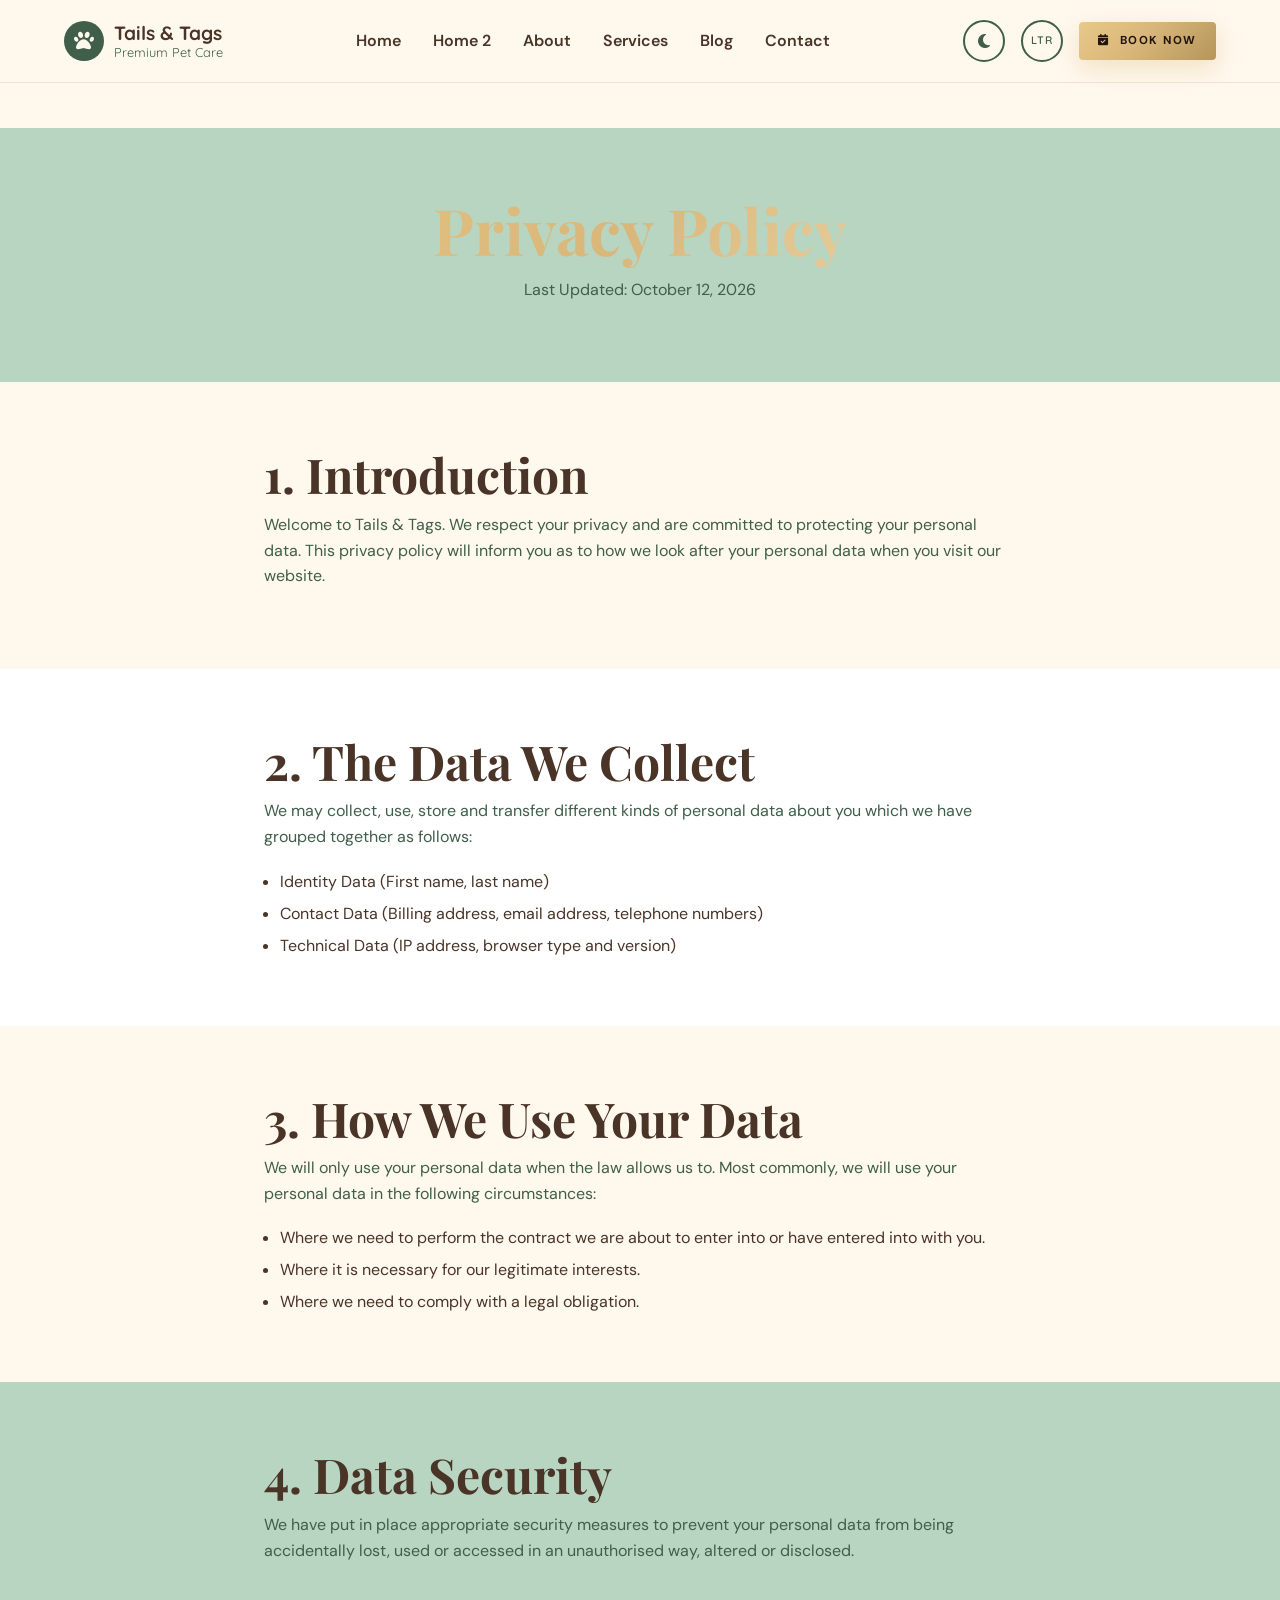
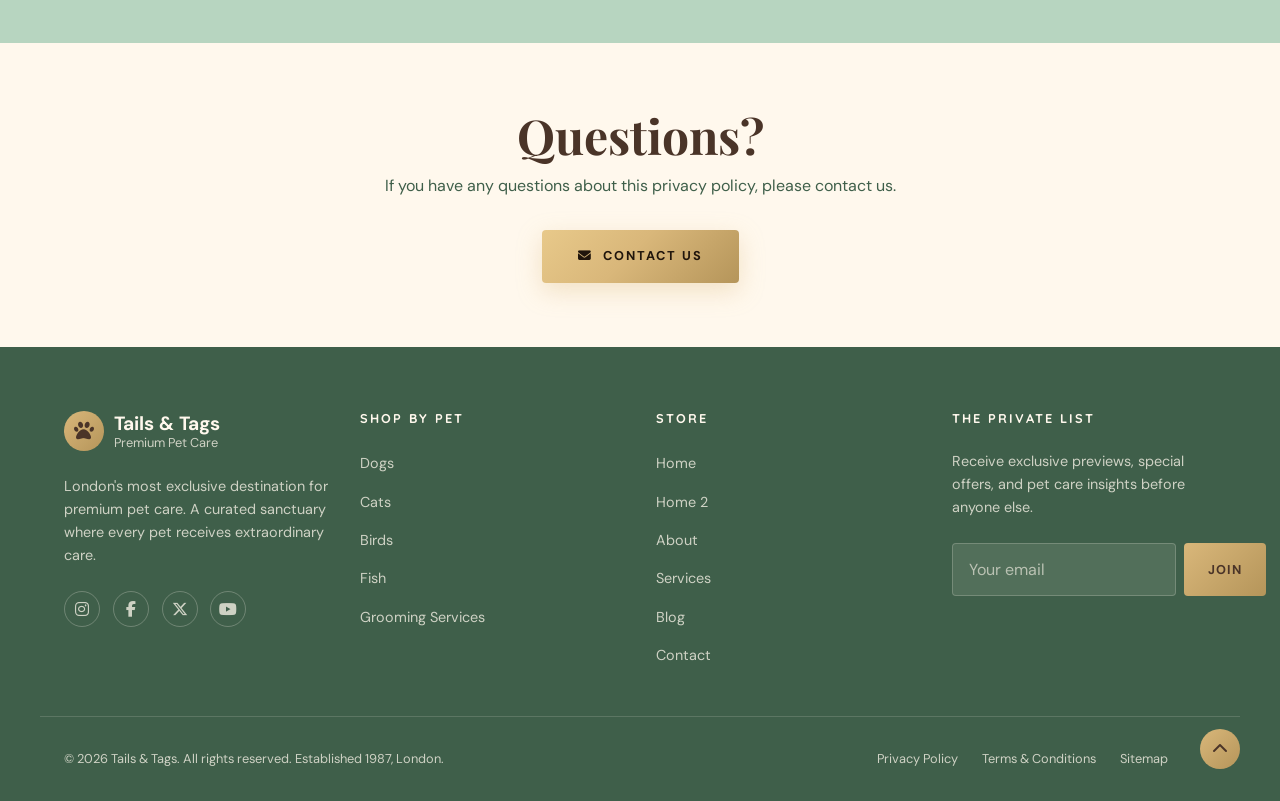
<file: pages/privacy-policy.html>
﻿<!DOCTYPE html>
<html lang="en" dir="ltr" data-theme="light">
<head>
    <meta charset="UTF-8">
    <meta name="viewport" content="width=device-width, initial-scale=1.0">
    <title>Privacy Policy | Tails & Tags</title>
<link rel="stylesheet" href="../assets/css/style.css">
    <link rel="stylesheet" href="../assets/css/premium.css">
    <link rel="stylesheet" href="https://cdnjs.cloudflare.com/ajax/libs/font-awesome/6.4.2/css/all.min.css">
    <link rel="icon" type="image/svg+xml" href="../assets/images/favicon.svg">
<link rel="stylesheet" href="../assets/css/responsive.css">
</head>
<body>
    <nav class="navbar">
        <div class="container nav-container">
                        <div class="nav-logo hover-float" style="display: flex; align-items: center;">
                                <a href="../index.html" style="display: flex; align-items: center; gap: 10px; text-decoration: none;">
                    <i class="fa-solid fa-paw" style="font-size: 20px; color: var(--btn-primary-text); background: var(--btn-primary-bg); border-radius: 50%; display: flex; align-items: center; justify-content: center; width: 40px; height: 40px;"></i>
                    <div style="display: flex; flex-direction: column; line-height: 1.2;">
                        <span style="font-weight: 700; color: var(--text-primary); font-size: 1.2rem;">Tails & Tags</span>
                        <span style="font-size: 0.8rem; font-weight: 400; color: var(--text-secondary);">Premium Pet Care</span>
                    </div>
                </a>
            </div>
<ul class="nav-links">
                <li><a href="../index.html" class="nav-link">Home</a></li>
                <li><a href="home-2.html" class="nav-link">Home 2</a></li>
                <li><a href="about.html" class="nav-link">About</a></li>
                <li><a href="services.html" class="nav-link">Services</a></li>
                <li><a href="blog.html" class="nav-link">Blog</a></li>
                <li><a href="contact.html" class="nav-link">Contact</a></li>
            </ul>
            <div class="nav-actions">
                <button id="theme-toggle" class="btn btn-outline"><i class="fa-solid fa-moon"></i></button>
                <button id="dir-toggle" class="btn btn-outline">LTR</button>
            </div>
        </div>
    </nav>

    <main style="padding-top: var(--spacing-xxl);">
        <!-- Section 1: Header -->
        <section class="section text-center reveal" style="background-color: var(--bg-tertiary); padding: var(--spacing-xl) 0;">
            <div class="container">
                <h1 class="serif gold-shimmer">Privacy Policy</h1>
                <p>Last Updated: October 12, 2026</p>
            </div>
        </section>

        <!-- Section 2: Intro -->
        <section class="section">
            <div class="container reveal-left" style="max-width: 800px;">
                <h2 class="serif">1. Introduction</h2>
                <p>Welcome to Tails & Tags. We respect your privacy and are committed to protecting your personal data. This privacy policy will inform you as to how we look after your personal data when you visit our website.</p>
            </div>
        </section>

        <!-- Section 3: Data Collection -->
        <section class="section" style="background-color: var(--bg-secondary);">
            <div class="container reveal-right" style="max-width: 800px;">
                <h2 class="serif">2. The Data We Collect</h2>
                <p>We may collect, use, store and transfer different kinds of personal data about you which we have grouped together as follows:</p>
                <ul style="list-style-type: disc; margin-left: var(--spacing-md); line-height: 2;">
                    <li>Identity Data (First name, last name)</li>
                    <li>Contact Data (Billing address, email address, telephone numbers)</li>
                    <li>Technical Data (IP address, browser type and version)</li>
                </ul>
            </div>
        </section>

        <!-- Section 4: Data Usage -->
        <section class="section">
            <div class="container reveal" style="max-width: 800px;">
                <h2 class="serif">3. How We Use Your Data</h2>
                <p>We will only use your personal data when the law allows us to. Most commonly, we will use your personal data in the following circumstances:</p>
                <ul style="list-style-type: disc; margin-left: var(--spacing-md); line-height: 2;">
                    <li>Where we need to perform the contract we are about to enter into or have entered into with you.</li>
                    <li>Where it is necessary for our legitimate interests.</li>
                    <li>Where we need to comply with a legal obligation.</li>
                </ul>
            </div>
        </section>
        
        <!-- Section 5: Data Security -->
        <section class="section" style="background-color: var(--bg-tertiary);">
            <div class="container reveal-left" style="max-width: 800px;">
                <h2 class="serif">4. Data Security</h2>
                <p>We have put in place appropriate security measures to prevent your personal data from being accidentally lost, used or accessed in an unauthorised way, altered or disclosed.</p>
            </div>
        </section>

        <!-- Section 6: Contact -->
        <section class="section">
            <div class="container reveal-right text-center">
<h2 class="serif">Questions?</h2>
                <p>If you have any questions about this privacy policy, please contact us.</p>
                <a href="contact.html" class="btn-gold" style="margin-top: var(--spacing-md);"><i class="fa-solid fa-envelope"></i> Contact Us</a>
            </div>
        </section>
    </main>

<footer class="footer-lux">
        <div class="container grid grid-cols-4 gap-lg">
            <!-- Col 1 -->
            <div>
                <a href="../index.html" class="footer-brand">
                    <i class="fa-solid fa-paw footer-logo-ic"></i>
                    <div class="footer-brand-line">
                        <span class="footer-name">Tails & Tags</span>
                        <span class="footer-tag">Premium Pet Care</span>
                    </div>
                </a>
                <p>London's most exclusive destination for premium pet care. A curated sanctuary where every pet receives extraordinary care.</p>
                <div class="footer-social">
                    <a href="https://www.instagram.com/tailsandtags" target="_blank" rel="noopener" aria-label="fa-instagram"><i class="fa-brands fa-instagram"></i></a>
                    <a href="https://www.facebook.com/tailsandtags" target="_blank" rel="noopener" aria-label="fa-facebook-f"><i class="fa-brands fa-facebook-f"></i></a>
                    <a href="https://x.com/tailsandtags" target="_blank" rel="noopener" aria-label="fa-x-twitter"><i class="fa-brands fa-x-twitter"></i></a>
                    <a href="https://www.youtube.com/@tailsandtags" target="_blank" rel="noopener" aria-label="fa-youtube"><i class="fa-brands fa-youtube"></i></a>
                </div>
            </div>
            <!-- Col 2 -->
            <div>
                <h4>Shop by Pet</h4>
                <ul>
                    <li><a href="../index.html#shop">Dogs</a></li>
                    <li><a href="../index.html#shop">Cats</a></li>
                    <li><a href="../index.html#shop">Birds</a></li>
                    <li><a href="../index.html#shop">Fish</a></li>
                    <li><a href="services.html">Grooming Services</a></li>
                </ul>
            </div>
            <!-- Col 3 -->
            <div>
                <h4>Store</h4>
                <ul>
                    <li><a href="../index.html">Home</a></li>
                    <li><a href="home-2.html">Home 2</a></li>
                    <li><a href="about.html">About</a></li>
                    <li><a href="services.html">Services</a></li>
                    <li><a href="blog.html">Blog</a></li>
                    <li><a href="contact.html">Contact</a></li>
                </ul>
            </div>
            <!-- Col 4 -->
            <div>
                <h4>The Private List</h4>
                <p>Receive exclusive previews, special offers, and pet care insights before anyone else.</p>
                <form class="newsletter-form">
                    <input type="email" placeholder="Your email" required>
                    <button type="submit">Join</button>
                </form>
            </div>
        </div>
        <div class="container footer-bottom">
            <div class="footer-copy">
                &copy; 2026 Tails & Tags. All rights reserved. Established 1987, London.
            </div>
            <div class="footer-links">
                <a href="privacy-policy.html">Privacy Policy</a>
                <a href="terms.html">Terms & Conditions</a>
                <a href="sitemap.html">Sitemap</a>
            </div>
            <a href="#" class="footer-top"><i class="fa-solid fa-chevron-up"></i></a>
        </div>
    </footer>

<script src="../assets/js/theme.js"></script>
    <script src="../assets/js/navigation.js"></script>
    <script src="../assets/js/main.js"></script>
    <script src="../assets/js/forms.js"></script>
</body>
</html>
</file>
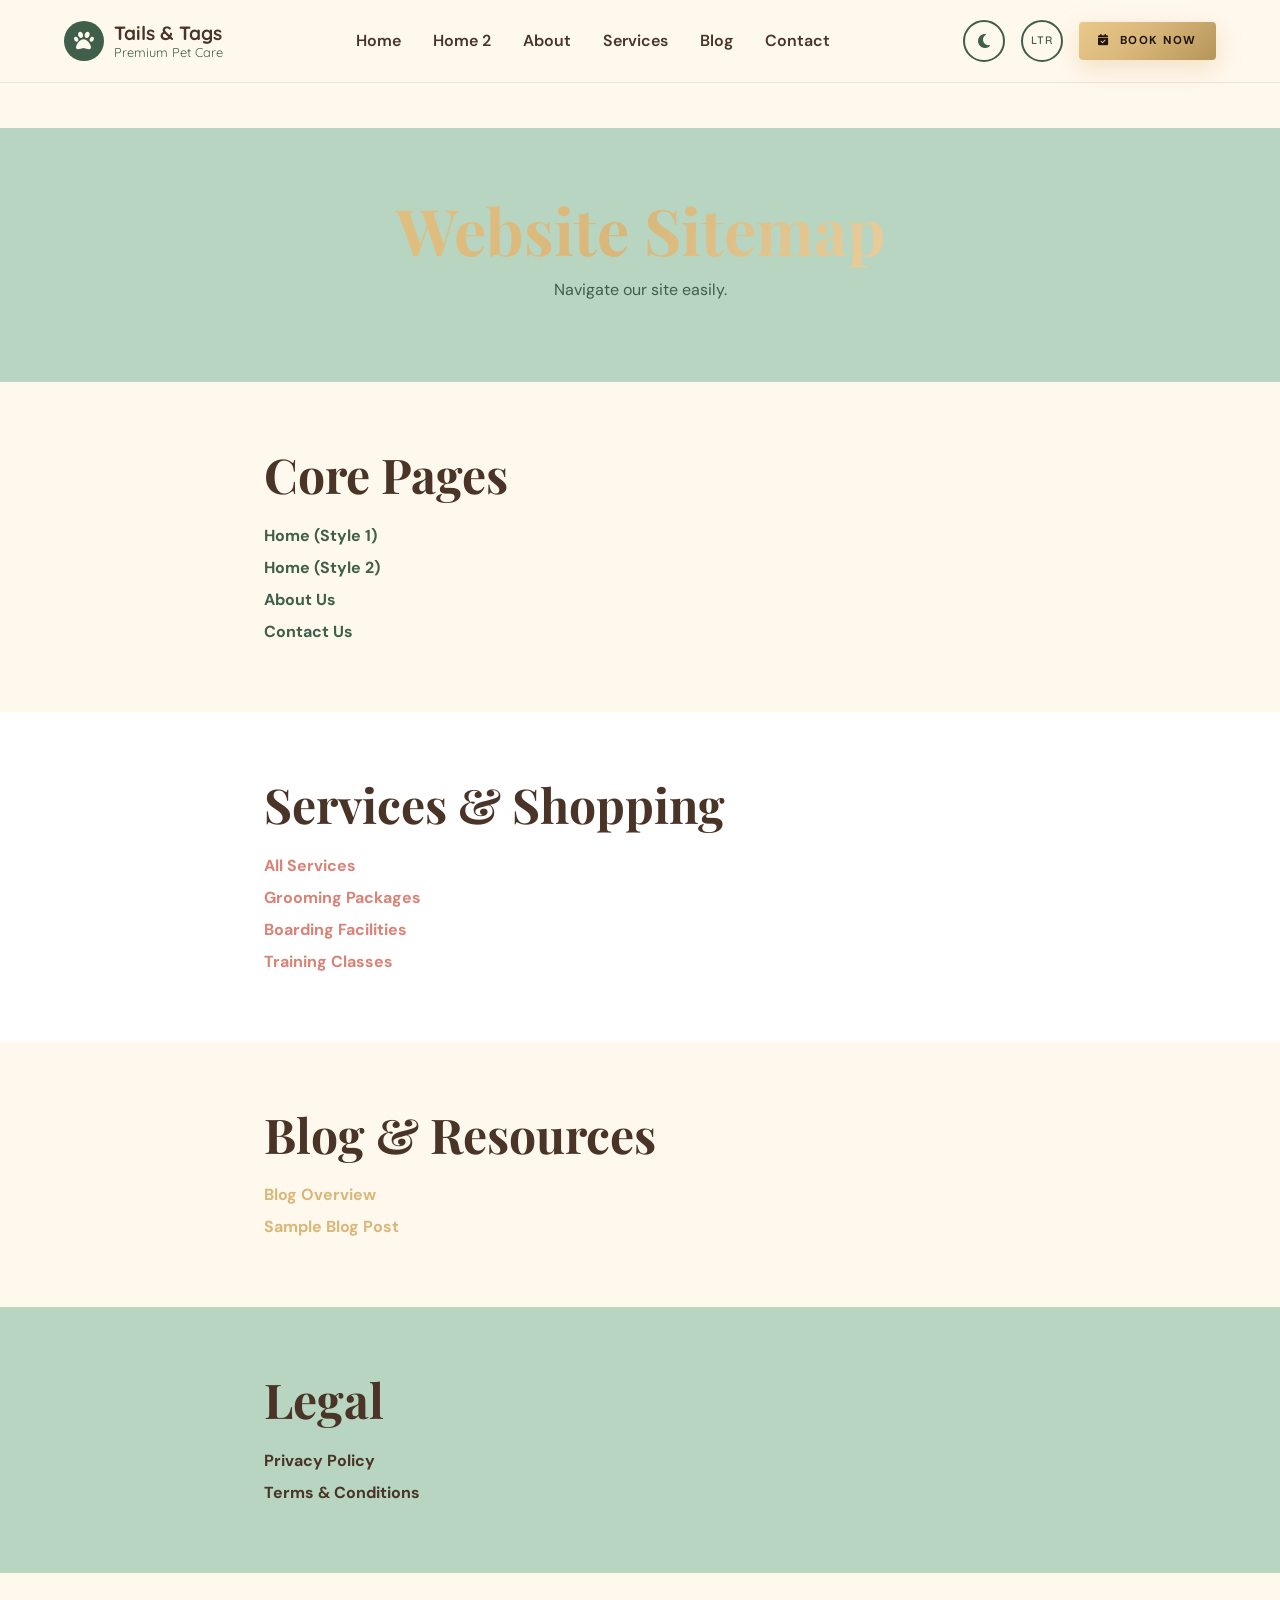
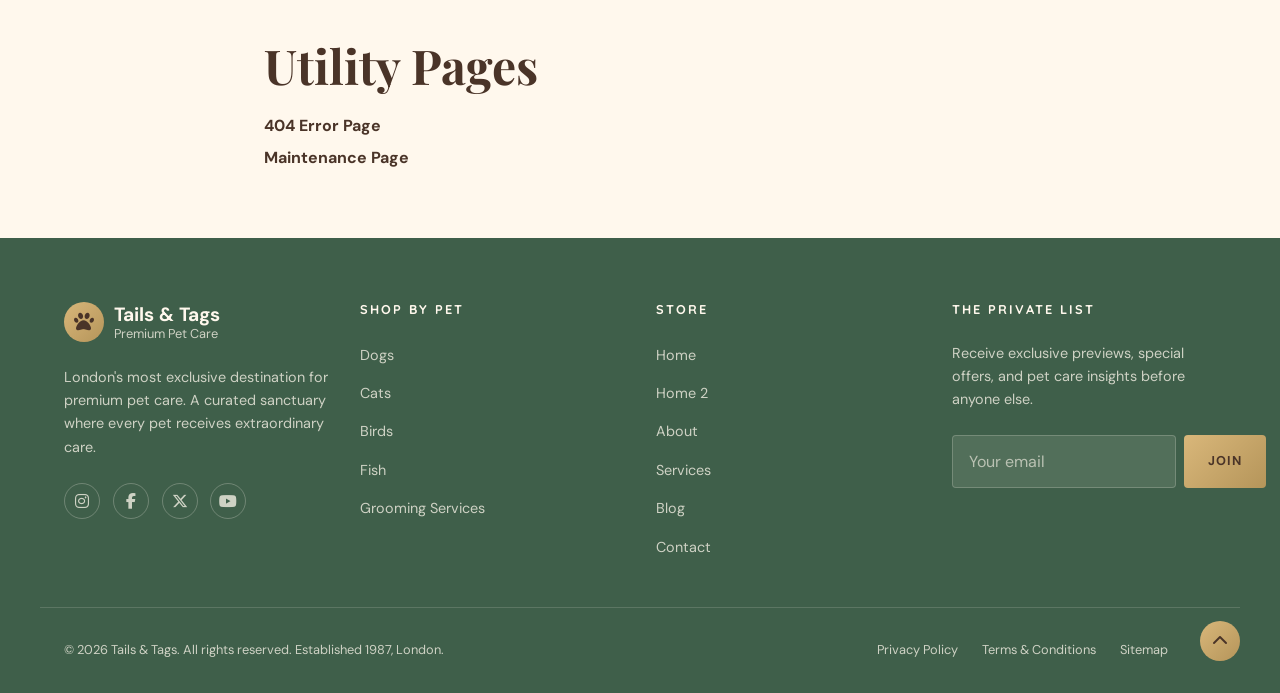
<file: pages/sitemap.html>
﻿<!DOCTYPE html>
<html lang="en" dir="ltr" data-theme="light">
<head>
    <meta charset="UTF-8">
    <meta name="viewport" content="width=device-width, initial-scale=1.0">
    <title>Sitemap | Tails & Tags</title>
<link rel="stylesheet" href="../assets/css/style.css">
    <link rel="stylesheet" href="../assets/css/premium.css">
    <link rel="stylesheet" href="https://cdnjs.cloudflare.com/ajax/libs/font-awesome/6.4.2/css/all.min.css">
    <link rel="icon" type="image/svg+xml" href="../assets/images/favicon.svg">
<link rel="stylesheet" href="../assets/css/responsive.css">
</head>
<body>
    <nav class="navbar">
        <div class="container nav-container">
                        <div class="nav-logo hover-float" style="display: flex; align-items: center;">
                                <a href="../index.html" style="display: flex; align-items: center; gap: 10px; text-decoration: none;">
                    <i class="fa-solid fa-paw" style="font-size: 20px; color: var(--btn-primary-text); background: var(--btn-primary-bg); border-radius: 50%; display: flex; align-items: center; justify-content: center; width: 40px; height: 40px;"></i>
                    <div style="display: flex; flex-direction: column; line-height: 1.2;">
                        <span style="font-weight: 700; color: var(--text-primary); font-size: 1.2rem;">Tails & Tags</span>
                        <span style="font-size: 0.8rem; font-weight: 400; color: var(--text-secondary);">Premium Pet Care</span>
                    </div>
                </a>
            </div>
<ul class="nav-links">
                <li><a href="../index.html" class="nav-link">Home</a></li>
                <li><a href="home-2.html" class="nav-link">Home 2</a></li>
                <li><a href="about.html" class="nav-link">About</a></li>
                <li><a href="services.html" class="nav-link">Services</a></li>
                <li><a href="blog.html" class="nav-link">Blog</a></li>
                <li><a href="contact.html" class="nav-link">Contact</a></li>
            </ul>
            <div class="nav-actions">
                <button id="theme-toggle" class="btn btn-outline"><i class="fa-solid fa-moon"></i></button>
                <button id="dir-toggle" class="btn btn-outline">LTR</button>
            </div>
        </div>
    </nav>

    <main style="padding-top: var(--spacing-xxl);">
        <!-- Section 1: Header -->
        <section class="section text-center reveal" style="background-color: var(--bg-tertiary); padding: var(--spacing-xl) 0;">
            <div class="container">
                <h1 class="serif gold-shimmer">Website Sitemap</h1>
                <p>Navigate our site easily.</p>
            </div>
        </section>

        <!-- Section 2: Main Pages -->
        <section class="section">
            <div class="container reveal-left" style="max-width: 800px;">
                <h2 class="serif">Core Pages</h2>
                <ul style="list-style-type: none; margin-top: var(--spacing-md); line-height: 2;">
                    <li><a href="../index.html" style="color: var(--clr-sage); font-weight: 700;">Home (Style 1)</a></li>
                    <li><a href="home-2.html" style="color: var(--clr-sage); font-weight: 700;">Home (Style 2)</a></li>
                    <li><a href="about.html" style="color: var(--clr-sage); font-weight: 700;">About Us</a></li>
                    <li><a href="contact.html" style="color: var(--clr-sage); font-weight: 700;">Contact Us</a></li>
                </ul>
            </div>
        </section>

        <!-- Section 3: Services & Shop -->
        <section class="section" style="background-color: var(--bg-secondary);">
            <div class="container reveal-right" style="max-width: 800px;">
                <h2 class="serif">Services & Shopping</h2>
                <ul style="list-style-type: none; margin-top: var(--spacing-md); line-height: 2;">
                    <li><a href="services.html" style="color: var(--clr-coral); font-weight: 700;">All Services</a></li>
                    <li><a href="services.html#grooming" style="color: var(--clr-coral); font-weight: 700;">Grooming Packages</a></li>
                    <li><a href="services.html#boarding" style="color: var(--clr-coral); font-weight: 700;">Boarding Facilities</a></li>
                    <li><a href="services.html#training" style="color: var(--clr-coral); font-weight: 700;">Training Classes</a></li>
                </ul>
            </div>
        </section>

        <!-- Section 4: Blog & Resources -->
        <section class="section">
            <div class="container reveal" style="max-width: 800px;">
                <h2 class="serif">Blog & Resources</h2>
                <ul style="list-style-type: none; margin-top: var(--spacing-md); line-height: 2;">
                    <li><a href="blog.html" style="color: var(--clr-honey); font-weight: 700;">Blog Overview</a></li>
                    <li><a href="blog-details.html" style="color: var(--clr-honey); font-weight: 700;">Sample Blog Post</a></li>
                </ul>
            </div>
        </section>
        
        <!-- Section 5: Legal Pages -->
        <section class="section" style="background-color: var(--bg-tertiary);">
            <div class="container reveal-left" style="max-width: 800px;">
                <h2 class="serif">Legal</h2>
                <ul style="list-style-type: none; margin-top: var(--spacing-md); line-height: 2;">
                    <li><a href="privacy-policy.html" style="color: var(--text-primary); font-weight: 700;">Privacy Policy</a></li>
                    <li><a href="terms.html" style="color: var(--text-primary); font-weight: 700;">Terms & Conditions</a></li>
                </ul>
            </div>
        </section>

        <!-- Section 6: Utility -->
        <section class="section">
            <div class="container reveal-right" style="max-width: 800px;">
                <h2 class="serif">Utility Pages</h2>
                <ul style="list-style-type: none; margin-top: var(--spacing-md); line-height: 2;">
                    <li><a href="404.html" style="color: var(--text-primary); font-weight: 700;">404 Error Page</a></li>
                    <li><a href="maintenance.html" style="color: var(--text-primary); font-weight: 700;">Maintenance Page</a></li>
                </ul>
            </div>
        </section>
    </main>

<footer class="footer-lux">
        <div class="container grid grid-cols-4 gap-lg">
            <!-- Col 1 -->
            <div>
                <a href="../index.html" class="footer-brand">
                    <i class="fa-solid fa-paw footer-logo-ic"></i>
                    <div class="footer-brand-line">
                        <span class="footer-name">Tails & Tags</span>
                        <span class="footer-tag">Premium Pet Care</span>
                    </div>
                </a>
                <p>London's most exclusive destination for premium pet care. A curated sanctuary where every pet receives extraordinary care.</p>
                <div class="footer-social">
                    <a href="https://www.instagram.com/tailsandtags" target="_blank" rel="noopener" aria-label="fa-instagram"><i class="fa-brands fa-instagram"></i></a>
                    <a href="https://www.facebook.com/tailsandtags" target="_blank" rel="noopener" aria-label="fa-facebook-f"><i class="fa-brands fa-facebook-f"></i></a>
                    <a href="https://x.com/tailsandtags" target="_blank" rel="noopener" aria-label="fa-x-twitter"><i class="fa-brands fa-x-twitter"></i></a>
                    <a href="https://www.youtube.com/@tailsandtags" target="_blank" rel="noopener" aria-label="fa-youtube"><i class="fa-brands fa-youtube"></i></a>
                </div>
            </div>
            <!-- Col 2 -->
            <div>
                <h4>Shop by Pet</h4>
                <ul>
                    <li><a href="../index.html#shop">Dogs</a></li>
                    <li><a href="../index.html#shop">Cats</a></li>
                    <li><a href="../index.html#shop">Birds</a></li>
                    <li><a href="../index.html#shop">Fish</a></li>
                    <li><a href="services.html">Grooming Services</a></li>
                </ul>
            </div>
            <!-- Col 3 -->
            <div>
                <h4>Store</h4>
                <ul>
                    <li><a href="../index.html">Home</a></li>
                    <li><a href="home-2.html">Home 2</a></li>
                    <li><a href="about.html">About</a></li>
                    <li><a href="services.html">Services</a></li>
                    <li><a href="blog.html">Blog</a></li>
                    <li><a href="contact.html">Contact</a></li>
                </ul>
            </div>
            <!-- Col 4 -->
            <div>
                <h4>The Private List</h4>
                <p>Receive exclusive previews, special offers, and pet care insights before anyone else.</p>
                <form class="newsletter-form">
                    <input type="email" placeholder="Your email" required>
                    <button type="submit">Join</button>
                </form>
            </div>
        </div>
        <div class="container footer-bottom">
            <div class="footer-copy">
                &copy; 2026 Tails & Tags. All rights reserved. Established 1987, London.
            </div>
            <div class="footer-links">
                <a href="privacy-policy.html">Privacy Policy</a>
                <a href="terms.html">Terms & Conditions</a>
                <a href="sitemap.html">Sitemap</a>
            </div>
            <a href="#" class="footer-top"><i class="fa-solid fa-chevron-up"></i></a>
        </div>
    </footer>

<script src="../assets/js/theme.js"></script>
    <script src="../assets/js/navigation.js"></script>
    <script src="../assets/js/main.js"></script>
    <script src="../assets/js/forms.js"></script>
</body>
</html>
</file>
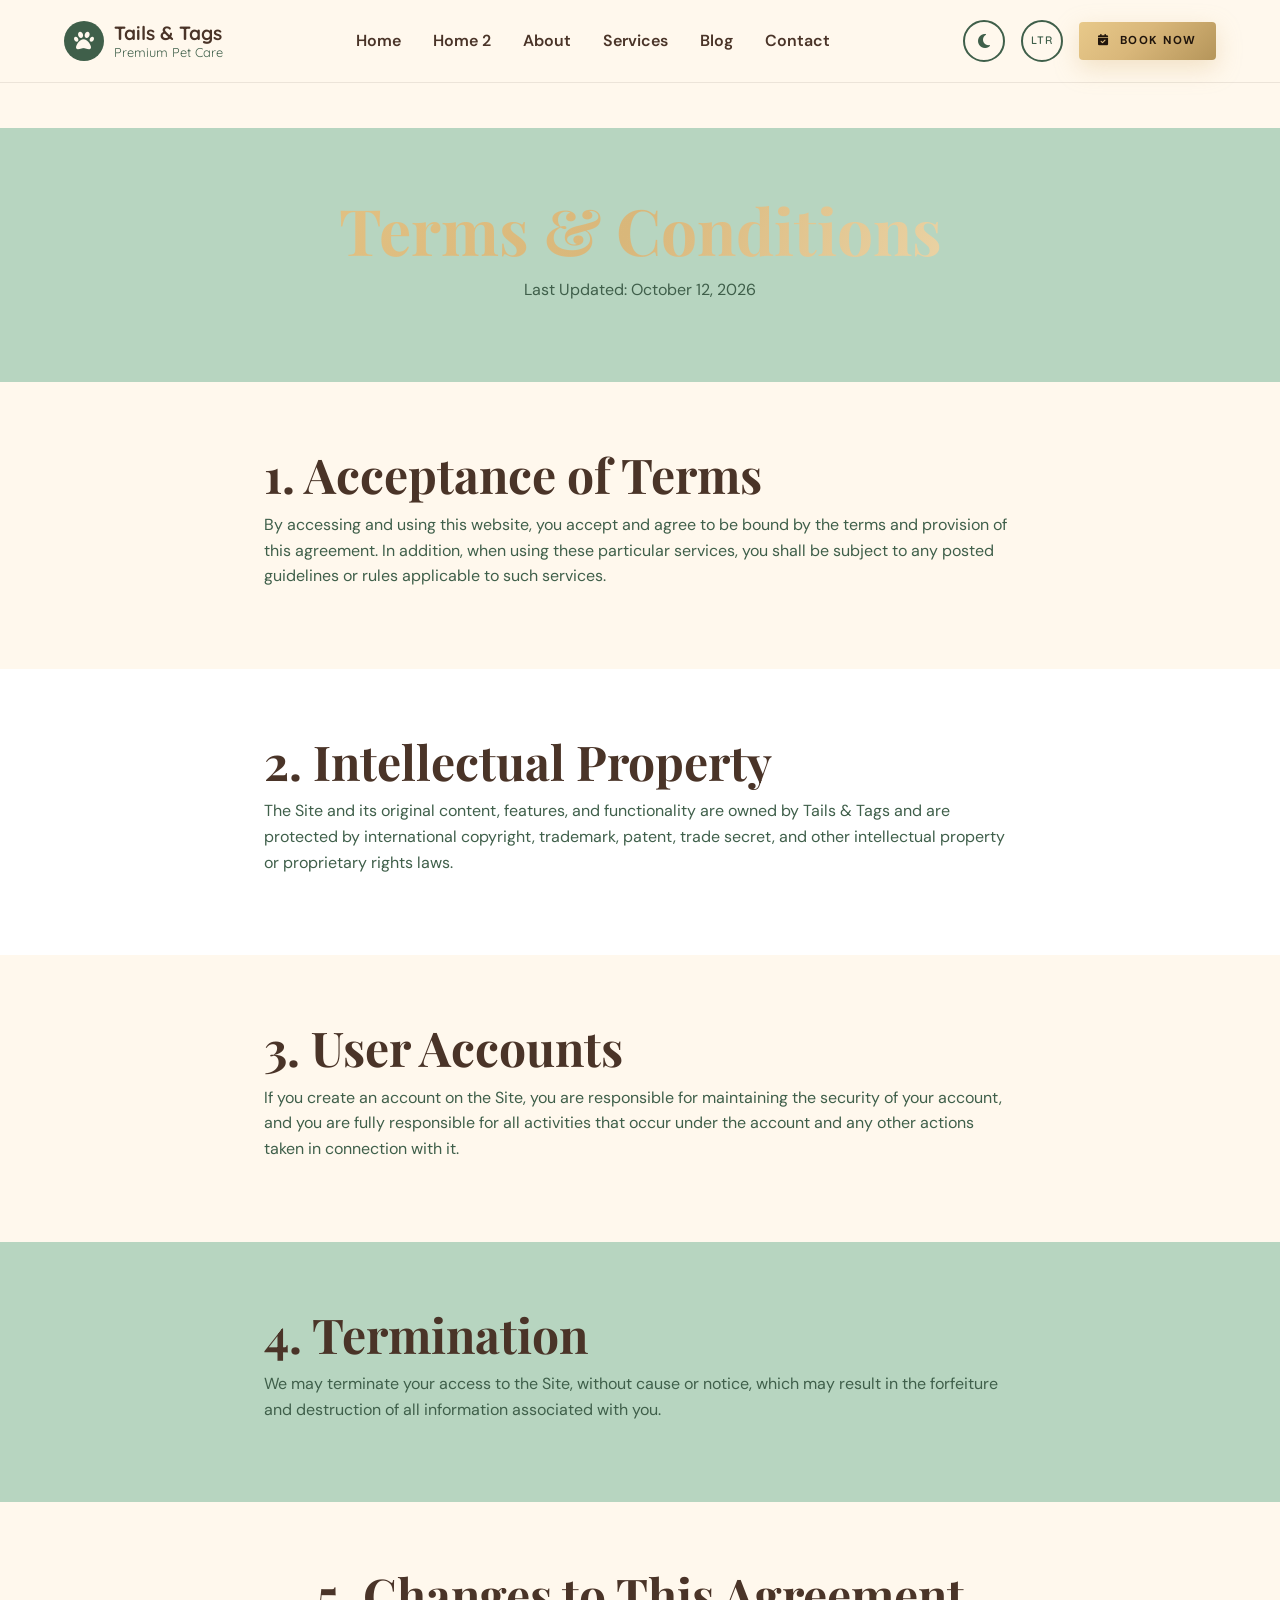
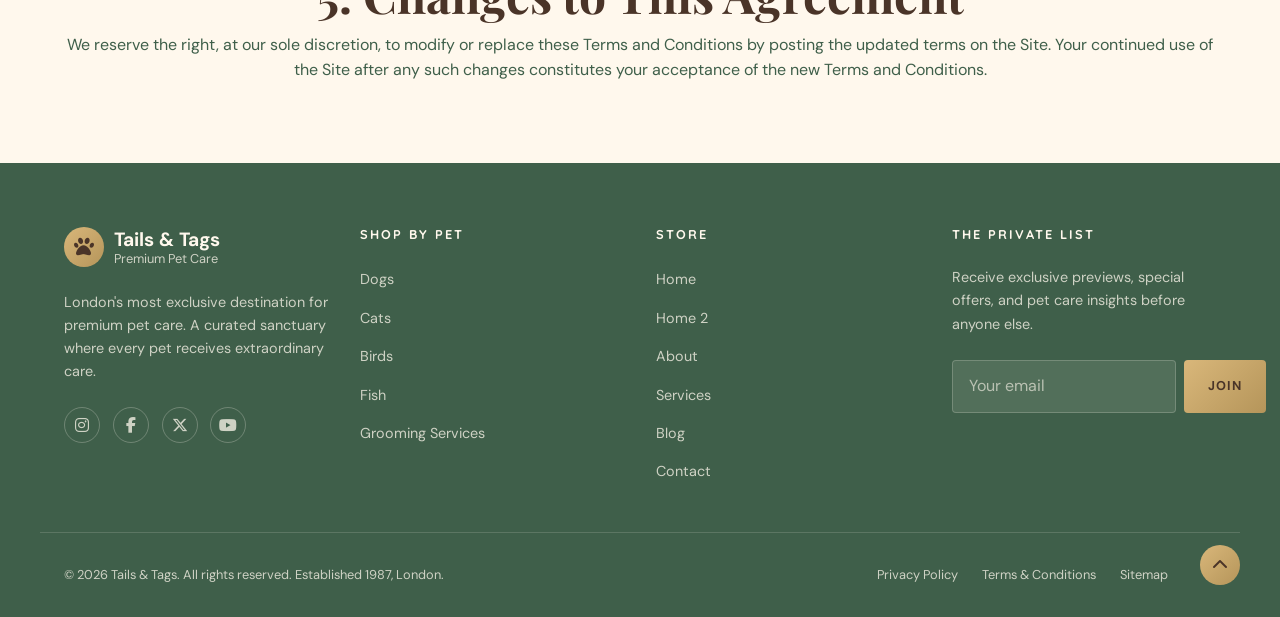
<file: pages/terms.html>
﻿<!DOCTYPE html>
<html lang="en" dir="ltr" data-theme="light">
<head>
    <meta charset="UTF-8">
    <meta name="viewport" content="width=device-width, initial-scale=1.0">
    <title>Terms & Conditions | Tails & Tags</title>
<link rel="stylesheet" href="../assets/css/style.css">
    <link rel="stylesheet" href="../assets/css/premium.css">
    <link rel="stylesheet" href="https://cdnjs.cloudflare.com/ajax/libs/font-awesome/6.4.2/css/all.min.css">
    <link rel="icon" type="image/svg+xml" href="../assets/images/favicon.svg">
<link rel="stylesheet" href="../assets/css/responsive.css">
</head>
<body>
    <nav class="navbar">
        <div class="container nav-container">
                        <div class="nav-logo hover-float" style="display: flex; align-items: center;">
                                <a href="../index.html" style="display: flex; align-items: center; gap: 10px; text-decoration: none;">
                    <i class="fa-solid fa-paw" style="font-size: 20px; color: var(--btn-primary-text); background: var(--btn-primary-bg); border-radius: 50%; display: flex; align-items: center; justify-content: center; width: 40px; height: 40px;"></i>
                    <div style="display: flex; flex-direction: column; line-height: 1.2;">
                        <span style="font-weight: 700; color: var(--text-primary); font-size: 1.2rem;">Tails & Tags</span>
                        <span style="font-size: 0.8rem; font-weight: 400; color: var(--text-secondary);">Premium Pet Care</span>
                    </div>
                </a>
            </div>
<ul class="nav-links">
                <li><a href="../index.html" class="nav-link">Home</a></li>
                <li><a href="home-2.html" class="nav-link">Home 2</a></li>
                <li><a href="about.html" class="nav-link">About</a></li>
                <li><a href="services.html" class="nav-link">Services</a></li>
                <li><a href="blog.html" class="nav-link">Blog</a></li>
                <li><a href="contact.html" class="nav-link">Contact</a></li>
            </ul>
            <div class="nav-actions">
                <button id="theme-toggle" class="btn btn-outline"><i class="fa-solid fa-moon"></i></button>
                <button id="dir-toggle" class="btn btn-outline">LTR</button>
            </div>
        </div>
    </nav>

    <main style="padding-top: var(--spacing-xxl);">
        <!-- Section 1: Header -->
        <section class="section text-center reveal" style="background-color: var(--bg-tertiary); padding: var(--spacing-xl) 0;">
            <div class="container">
                <h1 class="serif gold-shimmer">Terms & Conditions</h1>
                <p>Last Updated: October 12, 2026</p>
            </div>
        </section>

        <!-- Section 2: Acceptance -->
        <section class="section">
            <div class="container reveal-left" style="max-width: 800px;">
                <h2 class="serif">1. Acceptance of Terms</h2>
                <p>By accessing and using this website, you accept and agree to be bound by the terms and provision of this agreement. In addition, when using these particular services, you shall be subject to any posted guidelines or rules applicable to such services.</p>
            </div>
        </section>

        <!-- Section 3: Intellectual Property -->
        <section class="section" style="background-color: var(--bg-secondary);">
            <div class="container reveal-right" style="max-width: 800px;">
                <h2 class="serif">2. Intellectual Property</h2>
                <p>The Site and its original content, features, and functionality are owned by Tails & Tags and are protected by international copyright, trademark, patent, trade secret, and other intellectual property or proprietary rights laws.</p>
            </div>
        </section>

        <!-- Section 4: User Accounts -->
        <section class="section">
            <div class="container reveal" style="max-width: 800px;">
                <h2 class="serif">3. User Accounts</h2>
                <p>If you create an account on the Site, you are responsible for maintaining the security of your account, and you are fully responsible for all activities that occur under the account and any other actions taken in connection with it.</p>
            </div>
        </section>
        
        <!-- Section 5: Termination -->
        <section class="section" style="background-color: var(--bg-tertiary);">
            <div class="container reveal-left" style="max-width: 800px;">
                <h2 class="serif">4. Termination</h2>
                <p>We may terminate your access to the Site, without cause or notice, which may result in the forfeiture and destruction of all information associated with you.</p>
            </div>
        </section>

        <!-- Section 6: Changes to Terms -->
        <section class="section">
            <div class="container reveal-right text-center">
                <h2 class="serif">5. Changes to This Agreement</h2>
                <p>We reserve the right, at our sole discretion, to modify or replace these Terms and Conditions by posting the updated terms on the Site. Your continued use of the Site after any such changes constitutes your acceptance of the new Terms and Conditions.</p>
            </div>
        </section>
    </main>

<footer class="footer-lux">
        <div class="container grid grid-cols-4 gap-lg">
            <!-- Col 1 -->
            <div>
                <a href="../index.html" class="footer-brand">
                    <i class="fa-solid fa-paw footer-logo-ic"></i>
                    <div class="footer-brand-line">
                        <span class="footer-name">Tails & Tags</span>
                        <span class="footer-tag">Premium Pet Care</span>
                    </div>
                </a>
                <p>London's most exclusive destination for premium pet care. A curated sanctuary where every pet receives extraordinary care.</p>
                <div class="footer-social">
                    <a href="https://www.instagram.com/tailsandtags" target="_blank" rel="noopener" aria-label="fa-instagram"><i class="fa-brands fa-instagram"></i></a>
                    <a href="https://www.facebook.com/tailsandtags" target="_blank" rel="noopener" aria-label="fa-facebook-f"><i class="fa-brands fa-facebook-f"></i></a>
                    <a href="https://x.com/tailsandtags" target="_blank" rel="noopener" aria-label="fa-x-twitter"><i class="fa-brands fa-x-twitter"></i></a>
                    <a href="https://www.youtube.com/@tailsandtags" target="_blank" rel="noopener" aria-label="fa-youtube"><i class="fa-brands fa-youtube"></i></a>
                </div>
            </div>
            <!-- Col 2 -->
            <div>
                <h4>Shop by Pet</h4>
                <ul>
                    <li><a href="../index.html#shop">Dogs</a></li>
                    <li><a href="../index.html#shop">Cats</a></li>
                    <li><a href="../index.html#shop">Birds</a></li>
                    <li><a href="../index.html#shop">Fish</a></li>
                    <li><a href="services.html">Grooming Services</a></li>
                </ul>
            </div>
            <!-- Col 3 -->
            <div>
                <h4>Store</h4>
                <ul>
                    <li><a href="../index.html">Home</a></li>
                    <li><a href="home-2.html">Home 2</a></li>
                    <li><a href="about.html">About</a></li>
                    <li><a href="services.html">Services</a></li>
                    <li><a href="blog.html">Blog</a></li>
                    <li><a href="contact.html">Contact</a></li>
                </ul>
            </div>
            <!-- Col 4 -->
            <div>
                <h4>The Private List</h4>
                <p>Receive exclusive previews, special offers, and pet care insights before anyone else.</p>
                <form class="newsletter-form">
                    <input type="email" placeholder="Your email" required>
                    <button type="submit">Join</button>
                </form>
            </div>
        </div>
        <div class="container footer-bottom">
            <div class="footer-copy">
                &copy; 2026 Tails & Tags. All rights reserved. Established 1987, London.
            </div>
            <div class="footer-links">
                <a href="privacy-policy.html">Privacy Policy</a>
                <a href="terms.html">Terms & Conditions</a>
                <a href="sitemap.html">Sitemap</a>
            </div>
            <a href="#" class="footer-top"><i class="fa-solid fa-chevron-up"></i></a>
        </div>
    </footer>

<script src="../assets/js/theme.js"></script>
    <script src="../assets/js/navigation.js"></script>
    <script src="../assets/js/main.js"></script>
    <script src="../assets/js/forms.js"></script>
</body>
</html>
</file>
<file: assets/css/style.css>
@import 'variables.css';
@import 'reset.css';
@import 'typography.css';
@import 'layout.css';
@import 'components.css';
@import 'animations.css';
/* We will import pages.css here later if needed */
</file>
<file: assets/css/premium.css>
/* ============================================================
   Tails & Tags — Premium Design System
   Luxury dark + gold · Playfair Display serif · glassmorphism
   Load AFTER style.css
   ============================================================ */

@import url('https://fonts.googleapis.com/css2?family=Playfair+Display:ital,wght@0,400;0,500;0,600;0,700;1,400;1,500;1,600&display=swap');

/* ---------- Typography ---------- */
.serif { font-family: 'Playfair Display', serif; }

.gold-text {
  background: linear-gradient(120deg, #e8c98a 0%, #d9b77a 35%, #b5955a 70%, #e8c98a 100%);
  -webkit-background-clip: text;
  background-clip: text;
  color: transparent;
}

.gold-shimmer {
  background: linear-gradient(120deg, #e8c98a 0%, #d9b77a 25%, #f7e7c3 50%, #b5955a 75%, #e8c98a 100%);
  background-size: 200% auto;
  -webkit-background-clip: text;
  background-clip: text;
  color: transparent;
  animation: gold-shimmer 6s linear infinite;
}
@keyframes gold-shimmer { to { background-position: 200% center; } }

/* Eyebrow labels */
.eyebrow {
  display: inline-block;
  letter-spacing: 6px;
  text-transform: uppercase;
  font-size: 0.72rem;
  font-weight: 600;
  color: var(--clr-honey);
  margin-bottom: var(--spacing-md);
}
.eyebrow::before, .eyebrow::after {
  content: '—';
  margin: 0 0.5rem;
  color: currentColor;
  opacity: 0.5;
}

/* ---------- Buttons ---------- */
.btn-gold {
  display: inline-flex;
  align-items: center;
  gap: 10px;
  background: linear-gradient(135deg, #e8c98a 0%, #d9b77a 45%, #b5955a 100%);
  color: #20150c;
  font-weight: 700;
  letter-spacing: 2px;
  text-transform: uppercase;
  font-size: 0.8rem;
  padding: 1rem 2.25rem;
  border-radius: var(--radius-sm);
  text-decoration: none;
  border: none;
  cursor: pointer;
  position: relative;
  overflow: hidden;
  box-shadow: 0 8px 24px rgba(217, 183, 122, 0.35);
  transition: transform var(--transition-fast), box-shadow var(--transition-normal);
}
.btn-gold::after {
  content: '';
  position: absolute;
  top: 0;
  left: -80%;
  width: 50%;
  height: 100%;
  background: linear-gradient(90deg, transparent, rgba(255, 255, 255, 0.55), transparent);
  transform: skewX(-25deg);
  animation: btn-shine 3.5s ease-in-out infinite;
}
@keyframes btn-shine { 0%, 60% { left: -80%; } 100% { left: 130%; } }
.btn-gold:hover { transform: translateY(-3px); box-shadow: 0 14px 34px rgba(217, 183, 122, 0.45); }

.btn-ghost-light {
  display: inline-flex;
  align-items: center;
  gap: 10px;
  background: transparent;
  color: var(--clr-cream);
  border: 1px solid rgba(255, 248, 237, 0.45);
  font-weight: 700;
  letter-spacing: 2px;
  text-transform: uppercase;
  font-size: 0.8rem;
  padding: 1rem 2.25rem;
  border-radius: var(--radius-sm);
  text-decoration: none;
  cursor: pointer;
  transition: all var(--transition-normal);
}
.btn-ghost-light:hover { background: rgba(255, 248, 237, 0.12); border-color: var(--clr-honey); color: var(--clr-honey); }

.btn-ghost {
  display: inline-flex;
  align-items: center;
  gap: 10px;
  background: transparent;
  color: var(--text-primary);
  border: 1px solid var(--clr-honey);
  font-weight: 700;
  letter-spacing: 2px;
  text-transform: uppercase;
  font-size: 0.8rem;
  padding: 1rem 2.25rem;
  border-radius: var(--radius-sm);
  text-decoration: none;
  cursor: pointer;
  transition: all var(--transition-normal);
}
.btn-ghost:hover { background: rgba(217, 183, 122, 0.12); border-color: var(--clr-honey); color: var(--clr-honey); }

/* ---------- Dark luxury section ---------- */
.lux-orb {
  position: absolute;
  width: 340px;
  height: 340px;
  border-radius: 50%;
  background: radial-gradient(circle at 35% 35%, rgba(217, 183, 122, 0.3), rgba(217, 183, 122, 0.06) 60%, transparent 75%);
  filter: blur(6px);
  pointer-events: none;
  z-index: 0;
}

.section-lux {
  position: relative;
  background: linear-gradient(160deg, #14100c 0%, #1c1711 45%, #241d13 100%);
  color: var(--clr-cream);
  overflow: hidden;
}
.section-lux::before {
  content: '';
  position: absolute;
  inset: 0;
  background:
    radial-gradient(circle at 15% 10%, rgba(217, 183, 122, 0.14), transparent 40%),
    radial-gradient(circle at 85% 90%, rgba(63, 95, 74, 0.25), transparent 45%);
  pointer-events: none;
}
.section-lux .container { position: relative; z-index: 1; }

/* Ensure headings inside dark luxury sections meet WCAG contrast (inherits vs h2 color override) */
.section-lux h1,
.section-lux h2,
.section-lux h3,
.section-lux h4 {
  color: var(--clr-cream);
}
.section-lux .gold-text,
.section-lux .gold-shimmer {
  /* preserve gradient headings */
  color: transparent;
}

/* ---------- Cards ---------- */
.card-lux {
  position: relative;
  display: flex;
  flex-direction: column;
  height: 100%;
  background: rgba(255, 248, 237, 0.04);
  border: 1px solid rgba(255, 248, 237, 0.12);
  backdrop-filter: blur(8px);
  border-radius: var(--radius-lg);
  padding: var(--spacing-lg);
  transition: transform var(--transition-normal), border-color var(--transition-normal), box-shadow var(--transition-normal);
}
.card-lux:hover {
  transform: translateY(-8px);
  border-color: rgba(217, 183, 122, 0.55);
  box-shadow: 0 20px 50px rgba(0, 0, 0, 0.45);
}
.card-lux .card-body {
  display: flex;
  flex-direction: column;
  flex: 1;
  padding: var(--spacing-md);
}
.card-lux .card-body > .link-gold,
.card-lux .card-body > .btn,
.card-lux .card-body > a:last-child {
  margin-top: auto;
  padding-top: var(--spacing-xs);
}
.card-lux .gold-line {
  position: absolute;
  top: 0;
  left: 50%;
  transform: translateX(-50%);
  width: 60px;
  height: 2px;
  background: linear-gradient(90deg, transparent, var(--clr-honey), transparent);
}

/* Glass card for light pages */
.card-glass {
  background: rgba(255, 255, 255, 0.55);
  backdrop-filter: blur(10px);
  border: 1px solid rgba(255, 248, 237, 0.7);
  border-radius: var(--radius-lg);
  box-shadow: var(--shadow-md);
}
[data-theme="dark"] .card-glass {
  background: rgba(20, 16, 12, 0.6);
  border-color: rgba(255, 248, 237, 0.12);
}

/* Gold corner frame for images */
.img-frame {
  position: relative;
  display: block;
}
.img-frame::before, .img-frame::after {
  content: '';
  position: absolute;
  width: 56px;
  height: 56px;
  border: 2px solid var(--clr-honey);
  z-index: 2;
  pointer-events: none;
}
.img-frame::before { top: -14px; left: -14px; border-right: 0; border-bottom: 0; }
.img-frame::after { bottom: -14px; right: -14px; border-left: 0; border-top: 0; }
.img-frame img {
  width: 100%;
  height: auto;
  display: block;
  border-radius: var(--radius-lg);
  position: relative;
  z-index: 1;
  box-shadow: 0 20px 50px rgba(0, 0, 0, 0.35);
}

/* Grooming Studio featured image */
.grooming-img-wrap {
  position: relative;
  width: calc(100% - 28px);
  max-width: 520px;
  margin: 14px auto;
}
.grooming-img {
  width: 100%;
  height: 380px;
  object-fit: cover;
  object-position: 85% 35%;
  border-radius: var(--radius-lg);
  display: block;
  box-shadow: 0 24px 60px rgba(0, 0, 0, 0.45);
}

/* Ribbon badge */
.ribbon {
  position: absolute;
  top: 18px;
  right: -36px;
  transform: rotate(45deg);
  background: linear-gradient(135deg, #e8c98a, #b5955a);
  color: #20150c;
  font-size: 0.68rem;
  font-weight: 700;
  letter-spacing: 2px;
  text-transform: uppercase;
  padding: 6px 40px;
  box-shadow: var(--shadow-md);
  z-index: 3;
}

/* Gold text links */
.link-gold {
  color: var(--clr-honey);
  font-weight: 700;
  text-decoration: none;
  display: inline-flex;
  align-items: center;
  gap: 8px;
  transition: gap var(--transition-fast), color var(--transition-fast);
}
.link-gold:hover { color: #e8c98a; gap: 12px; }

/* Feature check-list (grooming services, package cards) */
.check-list {
  list-style: none;
  padding: 0;
  margin: var(--spacing-md) 0 var(--spacing-lg);
}
.check-list li {
  display: flex;
  align-items: center;
  gap: 0.85rem;
  padding: 0.7rem 0;
  font-size: 0.98rem;
  font-weight: 500;
  border-bottom: 1px solid rgba(217, 183, 122, 0.2);
}
.check-list li:last-child { border-bottom: none; }
.check-list li i {
  flex-shrink: 0;
  width: 26px;
  height: 26px;
  display: inline-flex;
  align-items: center;
  justify-content: center;
  border-radius: 50%;
  font-size: 0.7rem;
  color: #20150c;
  background: linear-gradient(135deg, #e8c98a, #b5955a);
  box-shadow: 0 4px 12px rgba(217, 183, 122, 0.3);
}

/* Info rows (store details, contact) */
.info-item {
  display: flex;
  align-items: flex-start;
  gap: var(--spacing-md);
  padding: 0.85rem 0;
  border-bottom: 1px solid rgba(217, 183, 122, 0.15);
}
.info-item:last-of-type { border-bottom: none; }
.info-icon {
  flex-shrink: 0;
  width: 46px;
  height: 46px;
  border-radius: 12px;
  display: flex;
  align-items: center;
  justify-content: center;
  font-size: 1.05rem;
  color: var(--clr-honey);
  background: rgba(217, 183, 122, 0.12);
  border: 1px solid rgba(217, 183, 122, 0.35);
}
.info-item h5 {
  margin: 0 0 2px;
  font-size: 0.72rem;
  text-transform: uppercase;
  letter-spacing: 2px;
  color: var(--clr-mint);
  font-weight: 700;
}
.info-item p {
  margin: 0;
  color: var(--text-secondary);
  font-size: 0.95rem;
  line-height: 1.6;
}

/* Gold icon medallion */
.medallion {
  width: 84px;
  height: 84px;
  margin: 0 auto var(--spacing-md);
  border-radius: 50%;
  background: linear-gradient(135deg, #e8c98a, #b5955a);
  color: #20150c;
  display: flex;
  align-items: center;
  justify-content: center;
  font-size: 1.9rem;
  box-shadow: 0 10px 26px rgba(217, 183, 122, 0.4), inset 0 0 0 4px rgba(255, 255, 255, 0.25);
  transition: transform var(--transition-normal);
}
.card-lux:hover .medallion, .suite-premium:hover .medallion { transform: scale(1.08) rotate(-6deg); }

/* ---------- Divider ---------- */
.divider-gold {
  display: flex;
  align-items: center;
  justify-content: center;
  gap: 0.75rem;
  color: var(--clr-honey);
}
.divider-gold::before, .divider-gold::after {
  content: '';
  width: 64px;
  height: 1px;
  background: linear-gradient(90deg, transparent, var(--clr-honey));
}
.divider-gold::after { background: linear-gradient(90deg, var(--clr-honey), transparent); }

/* ---------- Marquee ---------- */
.marquee {
  overflow: hidden;
  background: #14100c;
  border-top: 1px solid rgba(217, 183, 122, 0.18);
  border-bottom: 1px solid rgba(217, 183, 122, 0.18);
  padding: var(--spacing-md) 0;
  position: relative;
}
.marquee-track {
  display: flex;
  gap: 4rem;
  width: max-content;
  animation: marquee-scroll 28s linear infinite;
}
.marquee:hover .marquee-track { animation-play-state: paused; }
.marquee-item {
  font-family: 'Playfair Display', serif;
  font-style: italic;
  font-size: 1.05rem;
  letter-spacing: 3px;
  color: rgba(232, 201, 138, 0.65);
  white-space: nowrap;
  display: flex;
  align-items: center;
  gap: 4rem;
}
.marquee-item i { color: var(--clr-honey); font-size: 0.7rem; }
@keyframes marquee-scroll { to { transform: translateX(-50%); } }

/* ---------- Stats ---------- */
.stat-lux { text-align: left; }
.stat-lux .num {
  font-family: 'Playfair Display', serif;
  font-size: 2.4rem;
  font-weight: 700;
  color: var(--clr-honey);
  line-height: 1.1;
}
.stat-lux .label {
  font-size: 0.72rem;
  letter-spacing: 2.5px;
  text-transform: uppercase;
  color: var(--clr-mint);
  margin-top: 6px;
}

/* ---------- Reveal animation ---------- */
.reveal-up {
  opacity: 0;
  transform: translateY(36px);
  transition: opacity 0.9s ease, transform 0.9s ease;
}
.reveal-up.active { opacity: 1; transform: translateY(0); }

/* ---------- Navbar luxury variant ---------- */
.nav-lux {
  background: rgba(20, 16, 12, 0.72);
  backdrop-filter: blur(12px);
  border-bottom: 1px solid rgba(217, 183, 122, 0.18);
}
.nav-lux .nav-link { color: rgba(255, 248, 237, 0.85); }
.nav-lux .nav-link:hover { color: var(--clr-honey); }
.nav-lux .btn-outline {
  background: transparent;
  border-color: rgba(255, 248, 237, 0.3);
  color: var(--clr-cream);
}
.nav-lux .btn-outline:hover { border-color: var(--clr-honey); color: var(--clr-honey); }
.nav-lux .nav-logo .logo-name { color: var(--clr-cream); }
.nav-lux .nav-logo .logo-tag { color: var(--clr-mint); }

/* ---------- Footer (shared luxury) ---------- */
.footer-lux {
  background-color: var(--footer-bg);
  color: var(--footer-text);
  padding: 4rem 0 2rem 0;
  font-family: var(--font-body);
  transition: background-color var(--transition-normal), color var(--transition-normal);
}

.footer-lux .container.grid { margin-bottom: 3rem; align-items: flex-start; }

.footer-lux .footer-brand { display: flex; align-items: center; gap: 10px; text-decoration: none; margin-bottom: 1.5rem; }
.footer-lux .footer-logo-ic {
  font-size: 20px;
  color: var(--clr-cocoa);
  background: linear-gradient(135deg, var(--clr-honey), #b5955a);
  border-radius: 50%;
  display: inline-flex;
  align-items: center;
  justify-content: center;
  width: 40px;
  height: 40px;
  flex-shrink: 0;
}
.footer-lux .footer-name { font-weight: 700; color: var(--footer-heading); font-size: 1.2rem; }
.footer-lux .footer-tag { font-size: 0.8rem; font-weight: 400; color: var(--footer-text); }
.footer-lux .footer-brand-line { display: flex; flex-direction: column; line-height: 1.2; }

.footer-lux p { font-size: 0.9rem; line-height: 1.6; margin-bottom: 1.5rem; color: var(--footer-text); }

.footer-lux .footer-social { display: flex; gap: 0.8rem; }
.footer-lux .footer-social a {
  width: 36px;
  height: 36px;
  border-radius: 50%;
  border: 1px solid var(--footer-social-border);
  display: inline-flex;
  align-items: center;
  justify-content: center;
  color: var(--footer-text);
  text-decoration: none;
  transition: all 0.3s;
}
.footer-lux .footer-social a:hover { border-color: var(--clr-honey); color: var(--clr-honey); }

.footer-lux h4 {
  color: var(--footer-heading);
  font-size: 0.8rem;
  letter-spacing: 2px;
  text-transform: uppercase;
  margin-bottom: 1.5rem;
}
.footer-lux ul {
  list-style: none;
  padding: 0;
  margin: 0;
  display: flex;
  flex-direction: column;
  gap: 0.8rem;
}
.footer-lux ul a {
  color: var(--footer-text);
  text-decoration: none;
  font-size: 0.9rem;
  transition: color 0.3s;
}
.footer-lux ul a:hover { color: var(--clr-honey); }

.footer-lux .newsletter-form { display: flex; gap: 0.5rem; }
.footer-lux .newsletter-form input {
  background: var(--footer-input-bg);
  border: 1px solid var(--footer-input-border);
  color: var(--footer-input-text);
  padding: 0.8rem 1rem;
  border-radius: 4px;
  flex-grow: 1;
  outline: none;
}
.footer-lux .newsletter-form input::placeholder { color: var(--footer-text); opacity: 0.8; }
.footer-lux .newsletter-form button {
  background: linear-gradient(135deg, var(--clr-honey), #b5955a);
  color: var(--clr-cocoa);
  border: none;
  padding: 0.8rem 1.5rem;
  border-radius: 4px;
  font-weight: bold;
  cursor: pointer;
  text-transform: uppercase;
  font-size: 0.8rem;
  letter-spacing: 1px;
  transition: opacity 0.3s;
}
.footer-lux .newsletter-form button:hover { opacity: 0.85; }

.footer-lux .footer-bottom {
  display: flex;
  justify-content: space-between;
  align-items: center;
  border-top: 1px solid var(--footer-border);
  padding-top: 2rem;
  position: relative;
}
.footer-lux .footer-copy { font-size: 0.8rem; color: var(--footer-text); }
.footer-lux .footer-links { display: flex; gap: 1.5rem; padding-right: 3rem; }
.footer-lux .footer-links a { color: var(--footer-text); text-decoration: none; font-size: 0.8rem; transition: color 0.3s; }
.footer-lux .footer-links a:hover { color: var(--clr-honey); }

.footer-lux .footer-top {
  position: absolute;
  right: 0;
  bottom: 0;
  width: 40px;
  height: 40px;
  background: linear-gradient(135deg, var(--clr-honey), #b5955a);
  color: var(--clr-cocoa);
  border-radius: 50%;
  display: inline-flex;
  align-items: center;
  justify-content: center;
  text-decoration: none;
  transition: opacity 0.3s;
}
.footer-lux .footer-top:hover { opacity: 0.85; }

/* ---------- About: section eyebrows ---------- */
.hero-eyebrow {
  display: inline-block;
  font-size: 0.72rem;
  font-weight: 700;
  text-transform: uppercase;
  letter-spacing: 3px;
  margin-bottom: var(--spacing-sm);
}

/* ---------- About: values ---------- */
.value-card {
  position: relative;
  overflow: hidden;
  background: var(--bg-primary);
  border: 1px solid rgba(217, 183, 122, 0.28);
  border-radius: var(--radius-lg);
  padding: var(--spacing-xl) var(--spacing-lg);
  transition: transform 0.4s ease, box-shadow 0.4s ease, border-color 0.4s ease;
}
.value-card:hover {
  transform: translateY(-6px);
  border-color: rgba(217, 183, 122, 0.55);
  box-shadow: 0 18px 44px rgba(0, 0, 0, 0.18);
}
.value-num {
  position: absolute;
  top: 1rem;
  right: 1.25rem;
  font-family: 'Playfair Display', serif;
  font-size: 2.4rem;
  font-weight: 600;
  letter-spacing: 2px;
  line-height: 1;
  color: var(--clr-honey);
  opacity: 0.22;
}
.gold-icon {
  width: 64px;
  height: 64px;
  border-radius: 50%;
  display: flex;
  align-items: center;
  justify-content: center;
  font-size: 1.5rem;
  color: #20150c;
  background: linear-gradient(135deg, #e8c98a, #b5955a);
  box-shadow: 0 10px 26px rgba(217, 183, 122, 0.35);
  margin-bottom: var(--spacing-md);
  transition: transform 0.4s ease;
}
.value-card:hover .gold-icon { transform: scale(1.08) rotate(-6deg); }
.value-card h3 {
  font-family: 'Playfair Display', serif;
  font-weight: 600;
  margin: 0 0 var(--spacing-sm);
}
.value-card p { margin: 0; color: var(--text-secondary); line-height: 1.7; }

/* ---------- About: timeline (alternating) ---------- */
.timeline {
  position: relative;
  max-width: 920px;
  margin: var(--spacing-lg) auto 0;
}
.timeline::before {
  content: '';
  position: absolute;
  top: 10px;
  bottom: 10px;
  left: 50%;
  width: 2px;
  transform: translateX(-50%);
  background: linear-gradient(180deg, transparent, rgba(217, 183, 122, 0.6) 15%, rgba(217, 183, 122, 0.6) 85%, transparent);
}
.timeline-item {
  position: relative;
  width: 50%;
  padding: 0 3rem 3rem 0;
  text-align: right;
}
.timeline-item:nth-child(even) {
  margin-left: 50%;
  padding: 0 0 3rem 3rem;
  text-align: left;
}
.timeline-item:last-child { padding-bottom: 0; }
.timeline-dot {
  position: absolute;
  top: 28px;
  right: -10px;
  width: 20px;
  height: 20px;
  border-radius: 50%;
  background: linear-gradient(135deg, #e8c98a, #b5955a);
  box-shadow: 0 0 0 5px rgba(217, 183, 122, 0.15), 0 6px 16px rgba(217, 183, 122, 0.45);
}
.timeline-item:nth-child(even) .timeline-dot { right: auto; left: -10px; }
.milestone-card {
  background: var(--bg-primary);
  border: 1px solid rgba(217, 183, 122, 0.28);
  border-radius: var(--radius-lg);
  padding: var(--spacing-lg);
  transition: transform 0.4s ease, box-shadow 0.4s ease, border-color 0.4s ease;
}
.timeline-item:hover .milestone-card {
  transform: translateY(-4px);
  border-color: rgba(217, 183, 122, 0.55);
  box-shadow: 0 16px 38px rgba(0, 0, 0, 0.16);
}
.milestone-year {
  display: inline-block;
  font-family: 'Playfair Display', serif;
  font-weight: 700;
  font-size: 1rem;
  letter-spacing: 1px;
  color: #20150c;
  background: linear-gradient(135deg, #e8c98a, #b5955a);
  padding: 6px 16px;
  border-radius: var(--radius-pill);
  margin-bottom: var(--spacing-sm);
}
.milestone-card h3 {
  font-family: 'Playfair Display', serif;
  font-weight: 600;
  margin: 0 0 6px;
}
.milestone-card p {
  margin: 0;
  color: var(--text-secondary);
  line-height: 1.7;
  font-size: 0.95rem;
}

/* ---------- About: team (portrait overlays) ---------- */
.team-card {
  position: relative;
  aspect-ratio: 3 / 3.7;
  display: block;
  border-radius: var(--radius-lg);
  overflow: hidden;
  border: 1px solid rgba(217, 183, 122, 0.25);
  transition: transform 0.4s ease, box-shadow 0.4s ease, border-color 0.4s ease;
}
.team-card::before {
  content: '';
  position: absolute;
  top: 0;
  left: 0;
  right: 0;
  height: 3px;
  background: linear-gradient(90deg, transparent, #e8c98a 35%, #b5955a 65%, transparent);
  opacity: 0;
  transition: opacity 0.4s ease;
  z-index: 2;
}
.team-card:hover::before { opacity: 1; }
.team-card:hover {
  transform: translateY(-6px);
  border-color: rgba(217, 183, 122, 0.55);
  box-shadow: 0 18px 44px rgba(0, 0, 0, 0.28);
}
.team-card > img {
  position: absolute;
  inset: 0;
  width: 100%;
  height: 100%;
  object-fit: cover;
  transition: transform 0.7s cubic-bezier(0.22, 1, 0.36, 1);
}
.team-card:hover > img { transform: scale(1.08); }
.team-card::after {
  content: '';
  position: absolute;
  inset: 0;
  background: linear-gradient(180deg, rgba(20, 16, 12, 0.05) 0%, rgba(20, 16, 12, 0.2) 45%, rgba(20, 16, 12, 0.9) 100%);
}
.team-overlay {
  position: absolute;
  left: 0;
  right: 0;
  bottom: 0;
  padding: var(--spacing-lg);
  color: var(--clr-cream);
  z-index: 1;
}
.team-line {
  width: 36px;
  height: 2px;
  background: linear-gradient(90deg, #e8c98a, #b5955a);
  margin-bottom: var(--spacing-sm);
}
.team-overlay h3 {
  font-family: 'Playfair Display', serif;
  font-weight: 600;
  font-size: 1.15rem;
  margin: 0 0 4px;
  color: var(--clr-cream);
}
.team-role {
  font-size: 0.68rem;
  font-weight: 700;
  text-transform: uppercase;
  letter-spacing: 2.5px;
  color: var(--clr-honey);
}
.team-bio {
  margin: 0;
  font-size: 0.85rem;
  line-height: 1.55;
  color: rgba(255, 248, 237, 0.85);
  max-height: 0;
  opacity: 0;
  overflow: hidden;
  transition: max-height 0.5s ease, opacity 0.5s ease, margin-top 0.5s ease;
}
.team-card:hover .team-bio {
  margin-top: var(--spacing-sm);
  max-height: 90px;
  opacity: 1;
}

/* ---------- Responsive ---------- */
@media (max-width: 768px) {
  .stat-lux .num { font-size: 1.9rem; }
  .btn-gold, .btn-ghost-light { padding: 0.9rem 1.6rem; letter-spacing: 1.5px; }
  .marquee-item { font-size: 0.9rem; }
  .value-card { padding: var(--spacing-lg); }
  .team-card .team-bio {
    margin-top: var(--spacing-sm);
    max-height: 90px;
    opacity: 1;
  }
  .timeline::before { left: 12px; transform: none; }
  .timeline-item, .timeline-item:nth-child(even) {
    width: 100%;
    margin-left: 0;
    padding: 0 0 2.25rem 2.5rem;
    text-align: left;
  }
  .timeline-dot, .timeline-item:nth-child(even) .timeline-dot { left: 3px; right: auto; top: 26px; }
}
</file>
<file: assets/css/responsive.css>
/* ============================================================
   Tails & Tags — Global Responsive Layer
   Viewport breakpoints: 1024 / 768 / 640 / 480 / 425 / 375 / 360 / 320
   Loaded LAST (after premium.css and any page <style> blocks)
   so it can refine every section on every page.
   ============================================================ */

/* ---------- Hamburger (mobile menu) ---------- */
.nav-toggle {
  display: none;
  flex-shrink: 0;
  padding: 0.75rem 1rem;
}

/* Uniform compact icon buttons in the navbar (theme, LTR, hamburger) */
.nav-actions .btn:not(.btn-primary), .nav-toggle {
  width: 42px;
  height: 42px;
  padding: 0;
  flex-shrink: 0;
}
#dir-toggle { font-size: 0.68rem; letter-spacing: 1px; }

/* Desktop-only Book Now CTA at the navbar's right edge */
.nav-book { display: none; }
@media (min-width: 1025px) {
  .nav-book {
    display: inline-flex;
    padding: 0.6rem 1.2rem;
    font-size: 0.72rem;
    letter-spacing: 1.5px;
  }
}

.nav-toggle .fa-xmark { display: none; }
.navbar.nav-open .nav-toggle .fa-bars { display: none; }
.navbar.nav-open .nav-toggle .fa-xmark { display: inline; }

/* ---------- ≤1024px : small laptop / landscape tablet ---------- */
@media (max-width: 1024px) {
  .nav-container { padding: 1.1rem 1.5rem !important; gap: var(--spacing-md); }
  .container { padding: 0 1.5rem; }
  .nav-links { gap: var(--spacing-md); }

  /* Mobile drawer (activated by .js-nav class added in navigation.js) */
  .js-nav .nav-toggle { display: inline-flex; }
  .js-nav .nav-container { flex-wrap: nowrap; }
  .js-nav .nav-links {
    display: flex;
    position: absolute;
    top: 100%;
    left: 0;
    right: 0;
    flex-direction: column;
    align-items: stretch;
    background-color: var(--bg-primary);
    border-bottom: 1px solid rgba(217, 183, 122, 0.25);
    box-shadow: 0 24px 48px rgba(0, 0, 0, 0.35);
    padding: 0 var(--spacing-lg);
    height: 0;
    max-height: 0;
    overflow: hidden;
    opacity: 0;
    visibility: hidden;
    transition: height var(--transition-normal), opacity var(--transition-normal), padding var(--transition-normal);
  }
  .js-nav .navbar.nav-open .nav-links {
    height: calc(100vh - 100%);
    height: calc(100dvh - 100%);
    max-height: none;
    overflow-y: auto;
    opacity: 1;
    visibility: visible;
    padding: var(--spacing-sm) var(--spacing-lg) var(--spacing-md);
  }
  .js-nav .nav-links li { width: 100%; }
  .js-nav .nav-link {
    display: block;
    padding: 0.85rem 0.25rem;
    font-size: 1rem;
    border-bottom: 1px solid rgba(217, 183, 122, 0.12);
  }
  .js-nav .nav-links li:last-child .nav-link { border-bottom: none; }
  .nav-lux .nav-links {
    background: rgba(20, 16, 12, 0.97);
    backdrop-filter: blur(12px);
  }

  /* Grooming Studio & img-frame adjustments at 1024px */
  .grooming-img-wrap {
    width: calc(100% - 24px);
    max-width: 100%;
    margin: 12px auto;
  }
  .grooming-img {
    height: 350px;
    object-position: 85% 35%;
  }
}

/* ---------- ≤768px : portrait tablet ---------- */
@media (max-width: 768px) {
  .nav-container { padding: 0.9rem 1.5rem !important; }
  .container { padding: 0 1.5rem; }
  .section { padding: 3rem 0; }
  .section-lux { padding: 3rem 0; }

  .hero-main { padding-top: 7rem; padding-bottom: 3.5rem; }
  .hero-lux { padding-top: 7rem; padding-bottom: 3.5rem; }
  .hero-lux .lead { font-size: 1.1rem; }

  .stat-lux .num { font-size: 2.1rem; }

  /* Keep footers and stat/tile rows in 2 columns on tablets */
  .footer-lux .grid-cols-4 { grid-template-columns: repeat(2, minmax(0, 1fr)); }
  .grid-cols-4:has(.stat-lux) { grid-template-columns: repeat(2, minmax(0, 1fr)); }
  .grid-cols-4:has(.pet-tile) { grid-template-columns: repeat(2, minmax(0, 1fr)); }
  .grid-cols-4:has(.team-card) { grid-template-columns: repeat(2, minmax(0, 1fr)); }

  .footer-lux { padding: 3rem 0 1.5rem; }
  .hours-table { font-size: 0.88rem; }

  /* Editor's Picks product cards stay 2-up on tablets */
  .picks-grid { grid-template-columns: repeat(2, minmax(0, 1fr)); }

  /* Grooming image centered and properly framed on tablet/mobile */
  .grooming-img-wrap {
    width: calc(100% - 24px);
    max-width: 500px;
    margin: 2rem auto 0;
  }
  .grooming-img {
    height: 300px;
    object-position: 85% 30%;
  }
}

/* ---------- ≤640px : large phone ---------- */
@media (max-width: 640px) {
  /* Nav: logo row, then links, then actions, stacked full width */
  .nav-links { gap: var(--spacing-sm) var(--spacing-md); }
  .nav-actions .btn { padding: 0.6rem 1rem; font-size: 0.85rem; }

  .btn-gold, .btn-ghost-light { padding: 0.8rem 1.4rem; font-size: 0.88rem; }

  /* Tall inline hero paddings (services/blog) collapse on phones */
  section[style*="padding: calc(var(--spacing-xxl)"] { padding-top: 6.5rem !important; padding-bottom: 3.5rem !important; }
  section[style*="padding: calc(var(--spacing-xl) * 2)"] { padding-top: 4rem !important; padding-bottom: 3rem !important; }

  .hero-main h1 { font-size: 2.5rem; }
  .hero-lux h1 { font-size: 2.9rem; }
  .signature-main { height: 280px; }

  .play-btn { width: 64px; height: 64px; font-size: 1.4rem; box-shadow: 0 0 0 8px rgba(217, 183, 122, 0.18), 0 14px 30px rgba(0, 0, 0, 0.45); }

  /* Newsletter forms stack into a single column */
  .newsletter-form, .newsletter-lux form { flex-direction: column; align-items: stretch; }
  .newsletter-form input[type="email"], .newsletter-lux input[type="email"] { width: 100%; text-align: center; }
  .newsletter-form button { width: 100%; justify-content: center; }

  .footer-lux .grid-cols-4 { gap: var(--spacing-lg) var(--spacing-md); }
}

/* ---------- ≤480px : small phone ---------- */
@media (max-width: 480px) {
  .nav-container { padding: 0.75rem 1.25rem !important; }
  .container { padding: 0 1.25rem; }
  .section { padding: 2.5rem 0; }
  .hero-main { padding-top: 6rem; padding-bottom: 2.75rem; }
  .hero-lux { padding-top: 6rem; padding-bottom: 2.75rem; }
  .hero-stats { margin-top: var(--spacing-xl); padding-top: var(--spacing-lg); gap: var(--spacing-md); }

  .stat-lux .num { font-size: 1.8rem; }
  .stat-lux .label { font-size: 0.66rem; letter-spacing: 1.5px; }

  .marquee-item { font-size: 0.85rem; gap: 2.5rem; }
  .marquee-track { gap: 2.5rem; }

  .eyebrow { font-size: 0.68rem; letter-spacing: 3px; }

  .card-body { padding: var(--spacing-md) var(--spacing-sm); }
  .card-lux { padding: var(--spacing-md); }

  .footer-lux .grid-cols-4 { grid-template-columns: 1fr; }
  .footer-lux { padding: 2.5rem 0 1.25rem; }
  
  /* Fix bottom footer row wrapping */
  .footer-lux > .container:last-child {
    flex-direction: column;
    align-items: center !important;
    gap: 1.5rem;
    text-align: center;
    padding-bottom: 2rem;
  }
  .footer-lux > .container:last-child > div:nth-child(2) {
    flex-wrap: wrap;
    justify-content: center;
    padding-right: 0 !important;
  }

  .picks-grid { grid-template-columns: 1fr; }

  .hours-table { font-size: 0.82rem; }
  .hours-table td { padding: 0.4rem 0; }

  .product-card img { height: 180px !important; }
  .pet-tile { padding: var(--spacing-md); }
  .pet-tile img { width: 76px; height: 76px; }
  .hero-chip { left: 8px; right: 8px; bottom: 10px; padding: 8px 12px; font-size: 0.72rem; }

  .suite-premium, .quote-premium { padding: var(--spacing-lg) var(--spacing-md); }
  .award-lux { font-size: 1rem; }
  .signature-frame { width: calc(100% - 16px); max-width: 100%; margin: 0 auto 2.75rem; }
  .signature-main { height: 250px; }
  .signature-sub { position: absolute; bottom: -24px; right: -8px; width: 52%; max-width: 190px; border-width: 3px; z-index: 4; }
  .signature-sub img { height: 125px; object-fit: cover; object-position: 85% 30%; }
  .signature-badge { font-size: 1.05rem; padding: 6px 12px; top: 10px; left: -8px; }

  .orb-1 { width: 200px; height: 200px; }
  .orb-2 { width: 150px; height: 150px; }
  .lux-orb { width: 220px; height: 220px; }

  .blog-page .card-img-wrapper { height: 180px !important; }
  #a-img { height: 260px !important; }

  .info-card { padding: var(--spacing-md); }
  .form-card { padding: 0.875rem; }
  .map-card iframe { min-height: 280px; }
  .hero-badge { left: 8px; right: 8px; bottom: 8px; padding: 10px 12px; font-size: 0.82rem; }

  /* Hero button stacks */
  .hero-main .flex, .hero-lux .flex, .hero-about .flex, .section-lux .flex {
    flex-direction: column;
    align-items: stretch;
  }
  .hero-main .flex a, .hero-lux .flex a, .hero-about .flex a, .section-lux .flex a {
    width: 100%;
    justify-content: center;
  }

  /* 404 action buttons */
  .text-center .container > .btn-gold, .text-center .container > .btn { width: 100%; justify-content: center; }
  .text-center .container > .btn-outline { margin-left: 0 !important; margin-top: var(--spacing-sm); }

  /* Corner accents & grooming image for small phones */
  .img-frame::before, .img-frame::after { width: 40px; height: 40px; }
  .img-frame::before { top: -8px; left: -8px; }
  .img-frame::after { bottom: -8px; right: -8px; }

  .grooming-img-wrap {
    width: calc(100% - 20px);
    max-width: 100%;
    margin: 1.25rem auto 0;
  }
  .grooming-img {
    height: 240px;
    object-position: 85% 30%;
  }
}

/* ---------- ≤425px : compact phone ---------- */
@media (max-width: 425px) {
  .nav-link { font-size: 0.88rem; }
  .grid-cols-4:has(.pet-tile), .grid-cols-4:has(.team-card) { grid-template-columns: 1fr; }
  .divider-gold::before, .divider-gold::after { width: 44px; }
  .hours-row { font-size: 0.85rem; }
  .faq-item summary { font-size: 0.92rem; }

  /* Decrease navbar contents size */
  .nav-logo a { gap: 6px !important; }
  .nav-logo i { width: 32px !important; height: 32px !important; font-size: 14px !important; }
  .nav-logo span:first-child { font-size: 1.05rem !important; }
  .nav-logo span:last-child { font-size: 0.68rem !important; }
  
  .nav-actions .btn { padding: 0.5rem 0.7rem; font-size: 0.8rem; }
  
  /* Reduce size of circle icons (Theme, LTR) and hamburger to free up edge gap */
  .nav-actions .btn:not(.btn-primary), .nav-toggle {
    width: 34px !important;
    height: 34px !important;
    font-size: 0.75rem !important;
  }
  
  /* Ensure padding on the edges */
  .nav-container {
    padding: 0.7rem 1.15rem !important;
  }
  .container {
    padding: 0 1.15rem;
  }
}

/* ---------- ≤375px : small phone ---------- */
@media (max-width: 375px) {
  .nav-container { padding: 0.65rem 1rem !important; }
  .container { padding: 0 1rem; }
  .hero-main h1 { font-size: 2.2rem; }
  .hero-lux h1 { font-size: 2.5rem; }
  .hero-lux .lead { font-size: 1rem; }

  .nav-actions { gap: var(--spacing-sm); }
  .nav-logo span:first-child { font-size: 0.95rem !important; }
  .nav-logo span:last-child { font-size: 0.62rem !important; }

  .medallion { width: 64px; height: 64px; font-size: 1.5rem; }
  .btn-gold, .btn-ghost-light { padding: 0.7rem 1.2rem; font-size: 0.82rem; letter-spacing: 1px; }
  .signature-sub { width: 54%; max-width: 175px; }
  .signature-sub img { height: 115px; }
  .signature-badge { font-size: 0.95rem; }
}

/* ---------- ≤360px : narrow phone ---------- */
@media (max-width: 360px) {
  .nav-container { padding: 0.6rem 0.875rem !important; gap: var(--spacing-xs); }
  .container { padding: 0 0.875rem; }
  .nav-actions { gap: var(--spacing-xs); }
  .nav-actions .btn { padding: 0.45rem 0.6rem; font-size: 0.75rem; }
  
  .hero-chip { font-size: 0.68rem; }
  .marquee-item { font-size: 0.8rem; }
  .eyebrow { font-size: 0.65rem; letter-spacing: 2px; }
  .stat-lux .num { font-size: 1.6rem; }
  .footer-lux .grid-cols-4 { gap: var(--spacing-lg); }
  .play-btn { width: 56px; height: 56px; font-size: 1.2rem; }

  .signature-main { height: 215px; }
  .signature-sub { bottom: -18px; right: -6px; width: 54%; max-width: 160px; }
  .signature-sub img { height: 105px; }
  .signature-badge { font-size: 0.9rem; padding: 5px 10px; }

  .img-frame::before, .img-frame::after { width: 32px; height: 32px; }
  .img-frame::before { top: -6px; left: -6px; }
  .img-frame::after { bottom: -6px; right: -6px; }

  .grooming-img-wrap {
    width: calc(100% - 16px);
    margin: 1rem auto 0;
  }
  .grooming-img {
    height: 210px;
    object-position: 85% 30%;
  }
}

/* ---------- ≤320px : smallest viewport ---------- */
@media (max-width: 320px) {
  .hero-main h1 { font-size: 2rem; }
  .hero-lux h1 { font-size: 2.2rem; }
  .nav-logo span:last-child { font-size: 0.58rem !important; }
  .medallion { width: 56px; height: 56px; font-size: 1.3rem; }
  .suite-premium, .quote-premium { padding: var(--spacing-md) var(--spacing-sm); }
  .award-lux { font-size: 0.9rem; padding: var(--spacing-sm); }
  .info-item { gap: var(--spacing-sm); }
  .info-icon { width: 40px; height: 40px; font-size: 0.95rem; }
  .hours-table { font-size: 0.78rem; }

  .signature-main { height: 190px; }
  .signature-sub { bottom: -16px; right: -4px; width: 55%; }
  .signature-sub img { height: 95px; }

  .grooming-img-wrap { width: calc(100% - 14px); }
  .grooming-img { height: 185px; }
}
</file>
